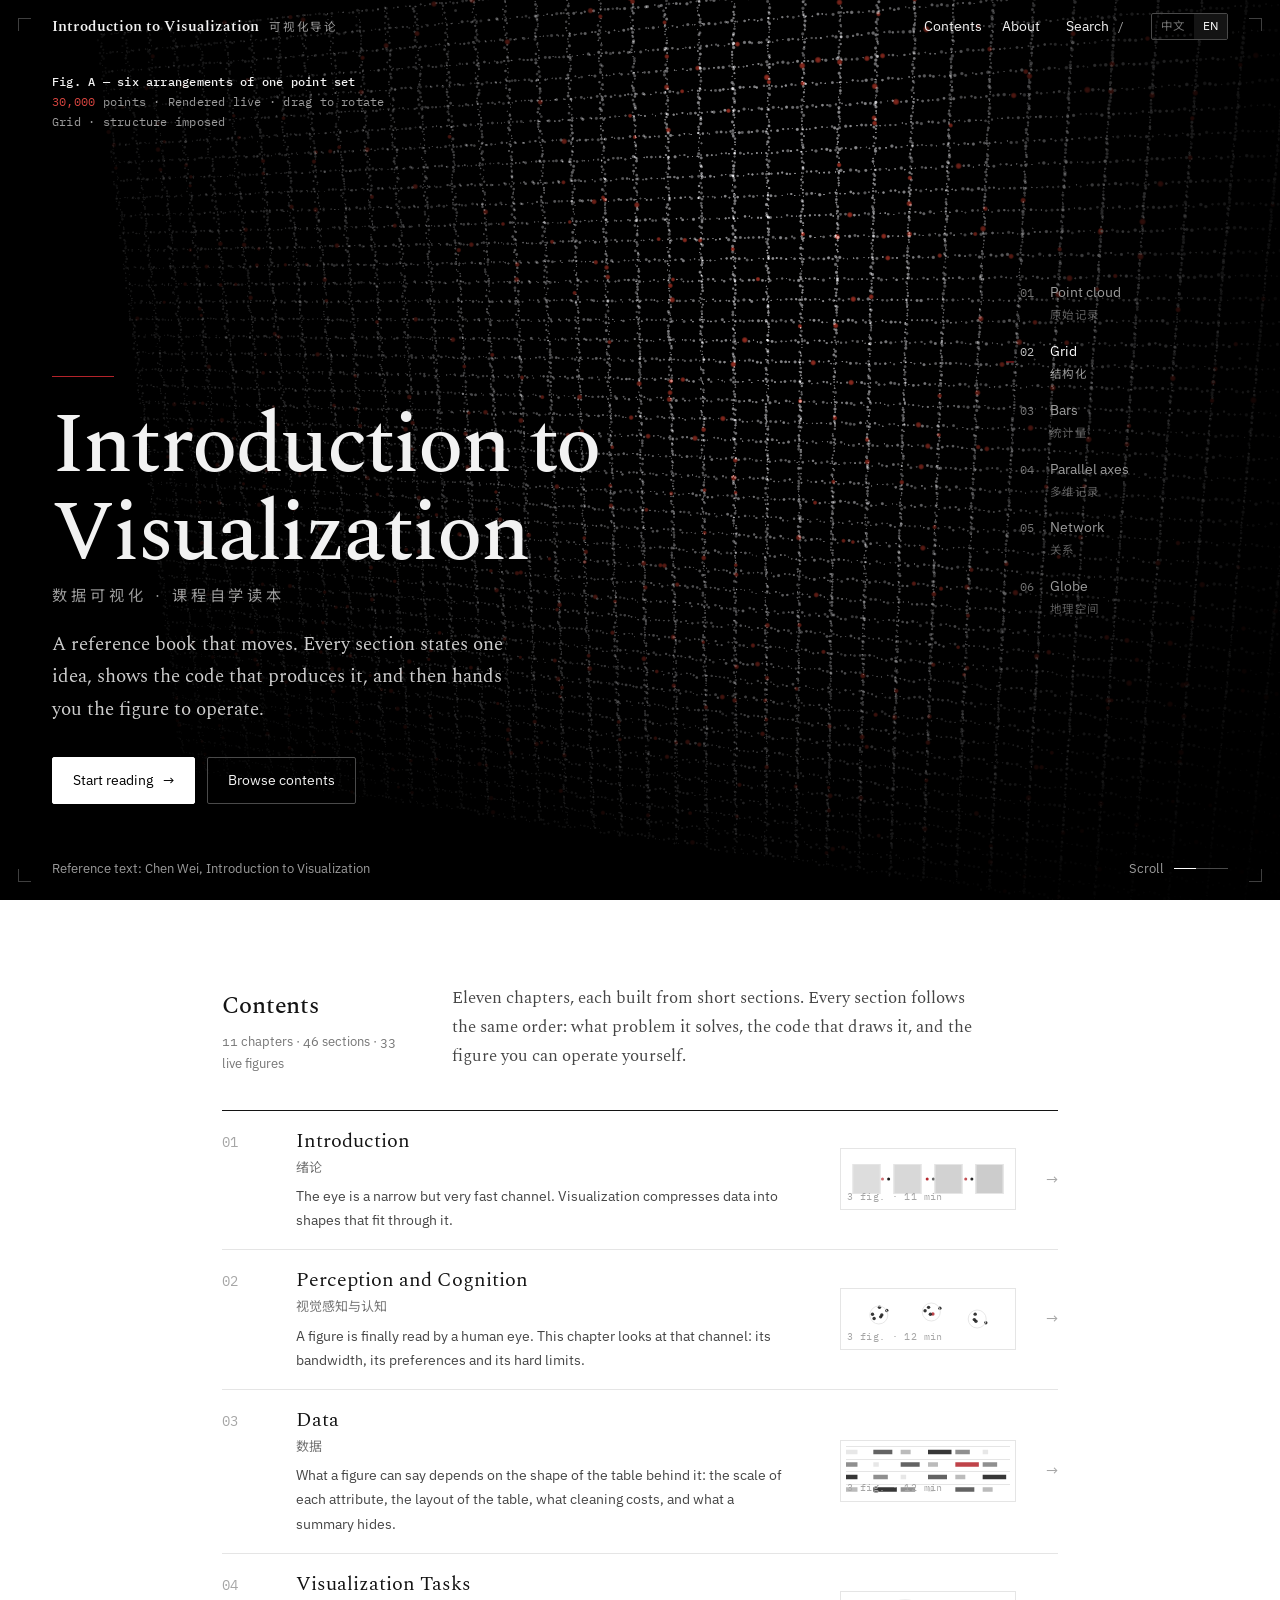
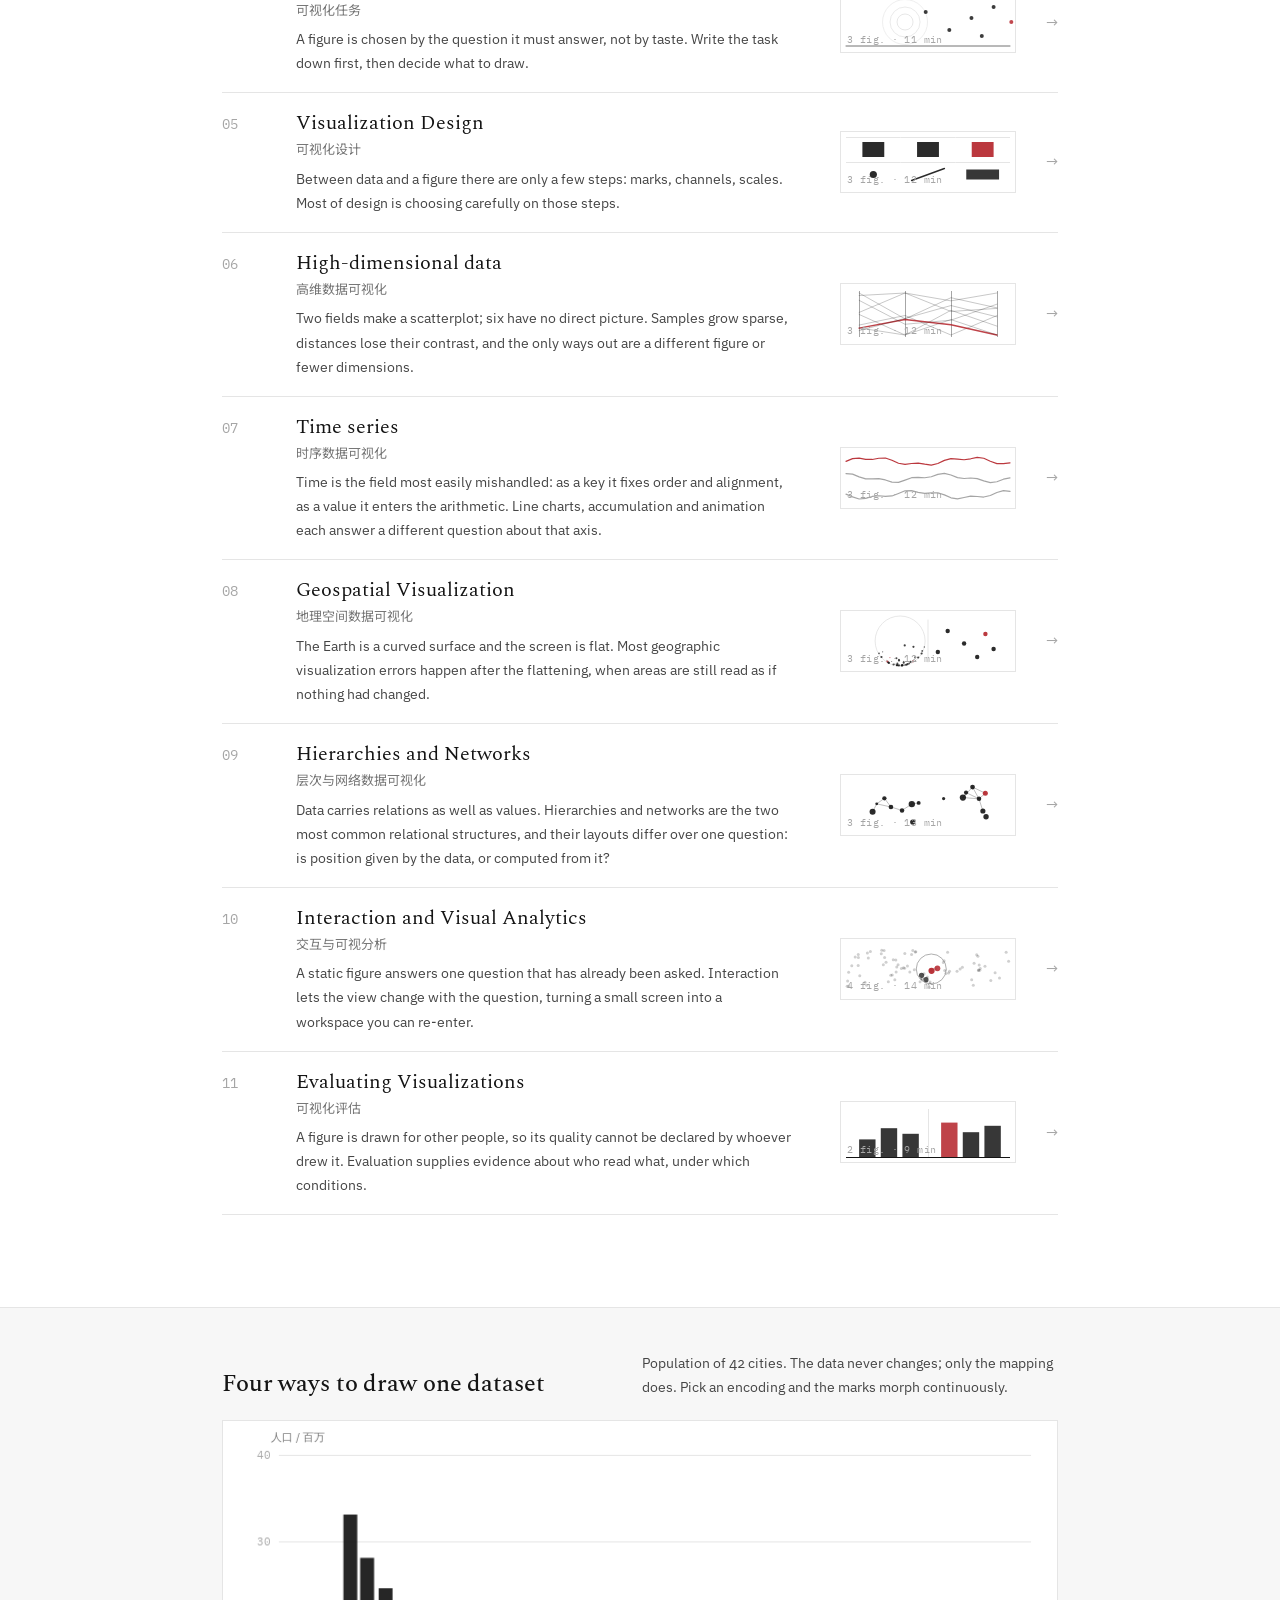
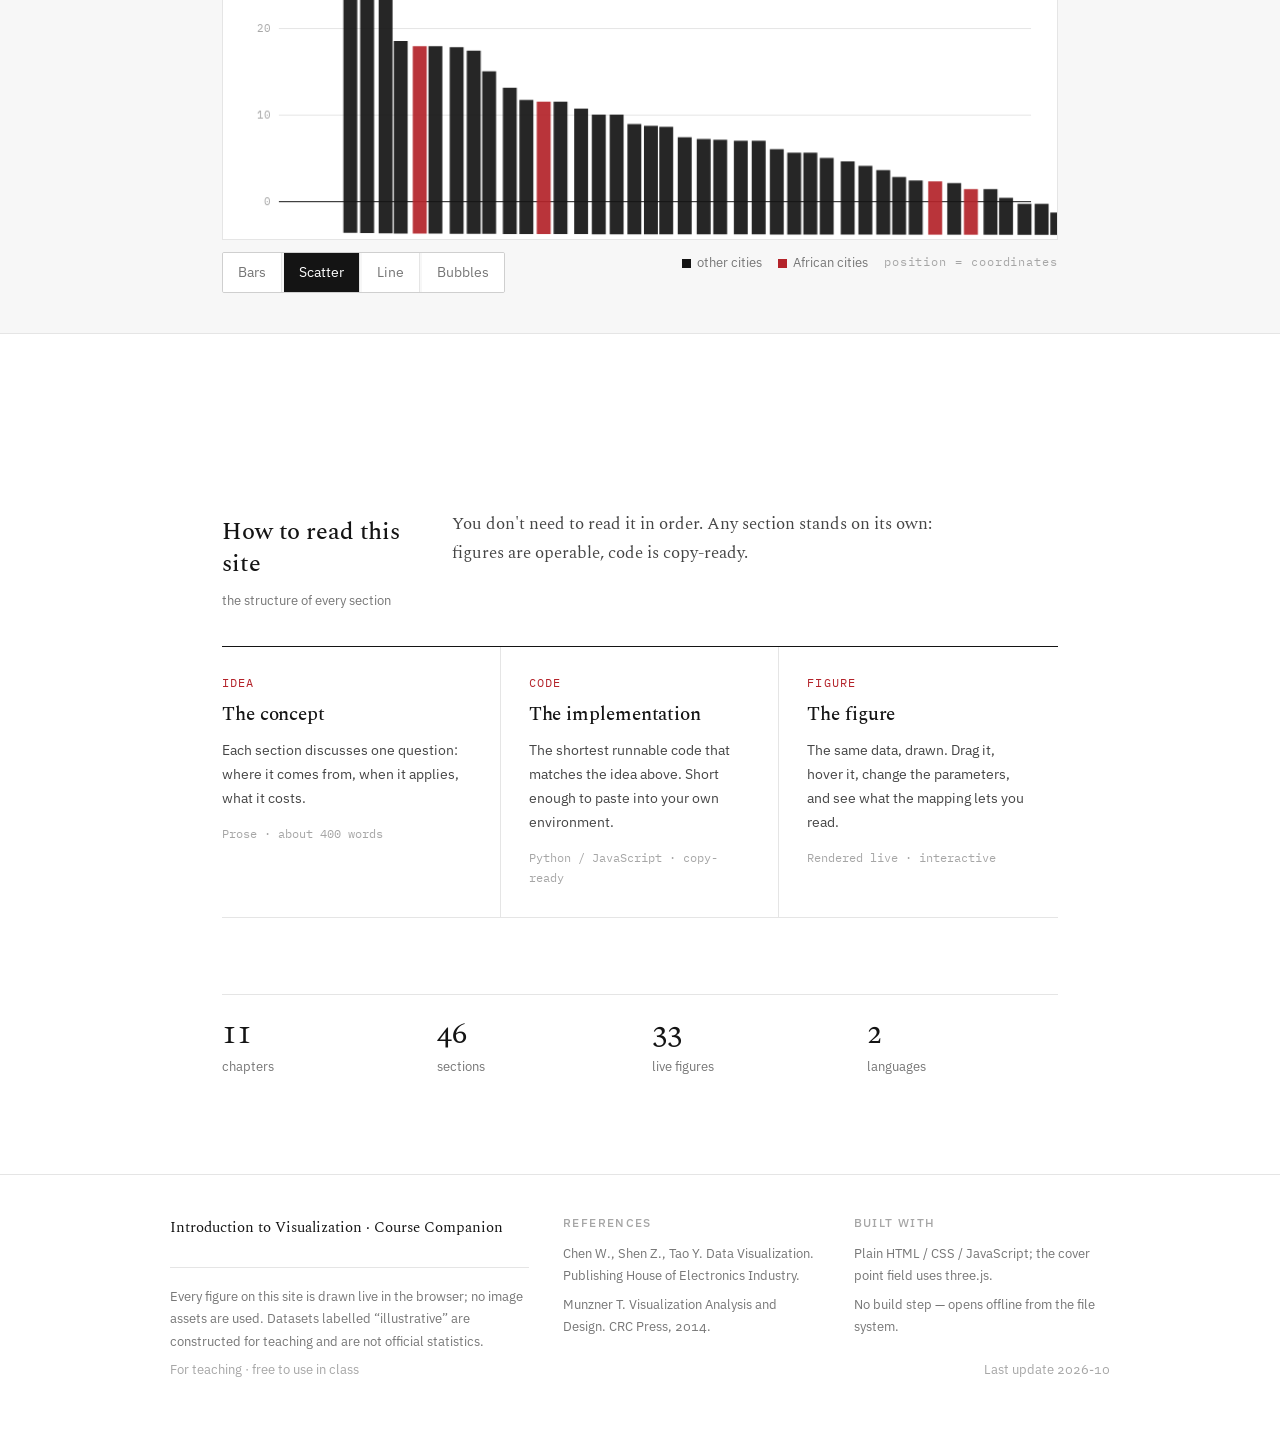
<file: index.html>
<!DOCTYPE html>
<html lang="zh">
<head>
<meta charset="utf-8">
<meta name="viewport" content="width=device-width, initial-scale=1">
<title>可视化导论 · 课程实践学习网站</title>
<meta name="description" content="《可视化导论》课程实践学习网站：按章组织知识、代码与可交互图形，支持中英文切换，适合学生对照自学。">
<meta name="theme-color" content="#000000">
<link rel="icon" href="data:image/svg+xml,%3Csvg xmlns='http://www.w3.org/2000/svg' viewBox='0 0 32 32'%3E%3Crect width='32' height='32' fill='%23000'/%3E%3Cpath d='M6 23 L12 11 L18 23 L24 11' stroke='%23fff' fill='none' stroke-width='2'/%3E%3Ccircle cx='12' cy='11' r='2.4' fill='%23b4232a'/%3E%3C/svg%3E">
<link rel="preconnect" href="https://fonts.googleapis.com">
<link rel="preconnect" href="https://fonts.gstatic.com" crossorigin>
<link rel="stylesheet" media="print" onload="this.media='all'"
      href="https://fonts.googleapis.com/css2?family=IBM+Plex+Mono:wght@400;500&family=IBM+Plex+Sans:wght@400;500;600&family=Noto+Sans+SC:wght@400;500&family=Noto+Serif+SC:wght@400;600&family=Spectral:wght@400;500;600&display=swap">
<link rel="stylesheet" href="css/tokens.css">
<link rel="stylesheet" href="css/base.css">
<link rel="stylesheet" href="css/cover.css">
<link rel="stylesheet" href="css/home.css">
<link rel="stylesheet" href="css/book.css">
<link rel="stylesheet" href="css/figures.css">
</head>
<body>
<a class="skip-link" href="#main" data-i18n="a11y.skip">跳到正文</a>
<div class="progress" id="progress" aria-hidden="true"></div>

<header class="bar" id="bar">
  <a class="bar-mark" href="#/">
    <b data-i18n="brand.main">可视化导论</b>
    <span class="bar-mark-quiet" data-i18n="brand.alt">Introduction to Visualization</span>
  </a>
  <span class="bar-spacer"></span>
  <nav class="bar-nav">
    <a class="bar-link" href="#/" data-i18n="nav.contents">目录</a>
    <a class="bar-link bar-link-hide-sm" href="#/notes" data-i18n="nav.notes">课程说明</a>
    <button class="bar-link bar-link-hide-sm" type="button" id="search-open" aria-keyshortcuts="/">
      <span data-i18n="nav.search">检索</span>
      <kbd class="mono-label" style="margin-left:5px">/</kbd>
    </button>
    <div class="lang-toggle" role="group" aria-label="Language">
      <button type="button" data-lang="zh" aria-pressed="true">中文</button>
      <button type="button" data-lang="en" aria-pressed="false">EN</button>
    </div>
  </nav>
</header>

<main id="main">
  <!-- ============================ 首页 ============================ -->
  <section class="view is-on" id="view-home" data-view="home">

    <header class="cover" id="cover">
      <canvas class="cover-canvas" id="cover-canvas" aria-hidden="true"></canvas>
      <div class="cover-veil" aria-hidden="true"></div>
      <div class="cover-marks" aria-hidden="true"><span></span><span></span><span></span><span></span></div>

      <p class="cover-fig" id="cover-fig"></p>

      <nav class="cover-stages" id="cover-stages" aria-label="Data states"></nav>

      <div class="cover-inner">
        <div class="cover-rule" aria-hidden="true"></div>
        <h1 class="cover-title" id="cover-title"></h1>
        <span class="cover-title-en" id="cover-title-en"></span>
        <p class="cover-sub" data-i18n="cover.sub"></p>
        <div class="cover-actions">
          <a class="btn btn-solid" href="#/ch/01">
            <span data-i18n="cover.enter">开始阅读</span><span class="arw" aria-hidden="true">→</span>
          </a>
          <a class="btn" href="#contents">
            <span data-i18n="cover.toc">浏览目录</span>
          </a>
        </div>
      </div>

      <div class="cover-foot">
        <span class="credit" data-i18n="cover.credit"></span>
        <a class="scroll-cue" href="#contents">
          <span data-i18n="cover.scroll">向下滚动</span><span class="track" aria-hidden="true"></span>
        </a>
      </div>
    </header>

    <div class="page" id="contents">
      <div class="masthead">
        <div class="masthead-l">
          <h2 class="sec-title" data-i18n="contents.title">目录</h2>
          <span class="sec-note" id="contents-note"></span>
        </div>
        <p class="sec-lead" data-i18n="contents.lead"></p>
      </div>
      <nav class="toc" id="toc" aria-label="Contents"></nav>
    </div>

    <section class="demo" id="demo-sec">
      <div class="demo-inner">
        <div class="demo-head">
          <div>
            <h2 class="demo-title" data-i18n="demo.title"></h2>
          </div>
          <p class="demo-desc" data-i18n="demo.desc"></p>
        </div>
        <div class="demo-frame">
          <canvas id="demo-canvas"></canvas>
        </div>
        <div class="demo-foot">
          <div class="demo-tabs" id="demo-tabs" role="group" aria-label="Encodings"></div>
          <div class="demo-legend" id="demo-legend"></div>
        </div>
      </div>
    </section>

    <div class="page">
      <section class="how">
        <div class="masthead">
          <div class="masthead-l">
            <h2 class="sec-title" data-i18n="how.title"></h2>
            <span class="sec-note" data-i18n="how.note"></span>
          </div>
          <p class="sec-lead" data-i18n="how.lead"></p>
        </div>
        <div class="how-grid">
          <div class="how-cell">
            <div class="how-kind" data-i18n="how.1.kind"></div>
            <h3 data-i18n="how.1.t"></h3>
            <p data-i18n="how.1.d"></p>
            <div class="how-mark" data-i18n="how.1.m"></div>
          </div>
          <div class="how-cell">
            <div class="how-kind" data-i18n="how.2.kind"></div>
            <h3 data-i18n="how.2.t"></h3>
            <p data-i18n="how.2.d"></p>
            <div class="how-mark" data-i18n="how.2.m"></div>
          </div>
          <div class="how-cell">
            <div class="how-kind" data-i18n="how.3.kind"></div>
            <h3 data-i18n="how.3.t"></h3>
            <p data-i18n="how.3.d"></p>
            <div class="how-mark" data-i18n="how.3.m"></div>
          </div>
        </div>
        <div class="facts" id="facts"></div>
      </section>
    </div>
  </section>

  <!-- ============================ 章节页 ============================ -->
  <section class="view" id="view-chapter" data-view="chapter">
    <div class="book">
      <aside class="rail" id="rail"></aside>
      <article class="prose" id="chapter-body"></article>
    </div>
  </section>

  <!-- ============================ 课程说明 ============================ -->
  <section class="view" id="view-notes" data-view="notes">
    <div class="book">
      <aside class="rail" id="rail-notes"></aside>
      <article class="prose" id="notes-body"></article>
    </div>
  </section>
</main>

<footer class="foot">
  <div class="foot-inner">
    <div>
      <div class="foot-mark" data-i18n="foot.mark"></div>
      <div class="foot-rule"></div>
      <p data-i18n="foot.about"></p>
    </div>
    <div>
      <h4 data-i18n="foot.ref"></h4>
      <p data-i18n="foot.ref1"></p>
      <p data-i18n="foot.ref2"></p>
    </div>
    <div>
      <h4 data-i18n="foot.stack"></h4>
      <p data-i18n="foot.stack1"></p>
      <p data-i18n="foot.stack2"></p>
    </div>
  </div>
  <div class="foot-fine" style="max-width:var(--wide);margin:0 auto">
    <span data-i18n="foot.fine1"></span>
    <span id="foot-fine2"></span>
  </div>
</footer>

<div class="search" id="search" role="dialog" aria-modal="true" aria-label="Search">
  <div class="search-box">
    <input class="search-input" id="search-input" type="search" autocomplete="off" spellcheck="false">
    <div class="search-meta" id="search-meta"></div>
    <div class="search-list" id="search-list"></div>
  </div>
</div>

<script src="vendor/three.min.js" defer></script>
<script src="data/land.js" defer></script>
<script src="js/kit.js" defer></script>
<script src="js/i18n.js" defer></script>
<script src="js/figures/thumbs.js" defer></script>
<script src="js/figures/overview.js" defer></script>
<script src="js/figures/perception.js" defer></script>
<script src="js/figures/data.js" defer></script>
<script src="js/figures/tasks.js" defer></script>
<script src="js/figures/design.js" defer></script>
<script src="js/figures/highdim.js" defer></script>
<script src="js/figures/time.js" defer></script>
<script src="js/figures/geo.js" defer></script>
<script src="js/figures/network.js" defer></script>
<script src="js/figures/interaction.js" defer></script>
<script src="js/figures/evaluation.js" defer></script>
<script src="js/content/ch01.js" defer></script>
<script src="js/content/ch02.js" defer></script>
<script src="js/content/ch03.js" defer></script>
<script src="js/content/ch04.js" defer></script>
<script src="js/content/ch05.js" defer></script>
<script src="js/content/ch06.js" defer></script>
<script src="js/content/ch07.js" defer></script>
<script src="js/content/ch08.js" defer></script>
<script src="js/content/ch09.js" defer></script>
<script src="js/content/ch10.js" defer></script>
<script src="js/content/ch11.js" defer></script>
<script src="js/notes.js" defer></script>
<script src="js/hero.js" defer></script>
<script src="js/demo.js" defer></script>
<script src="js/app.js" defer></script>
</body>
</html>
</file>
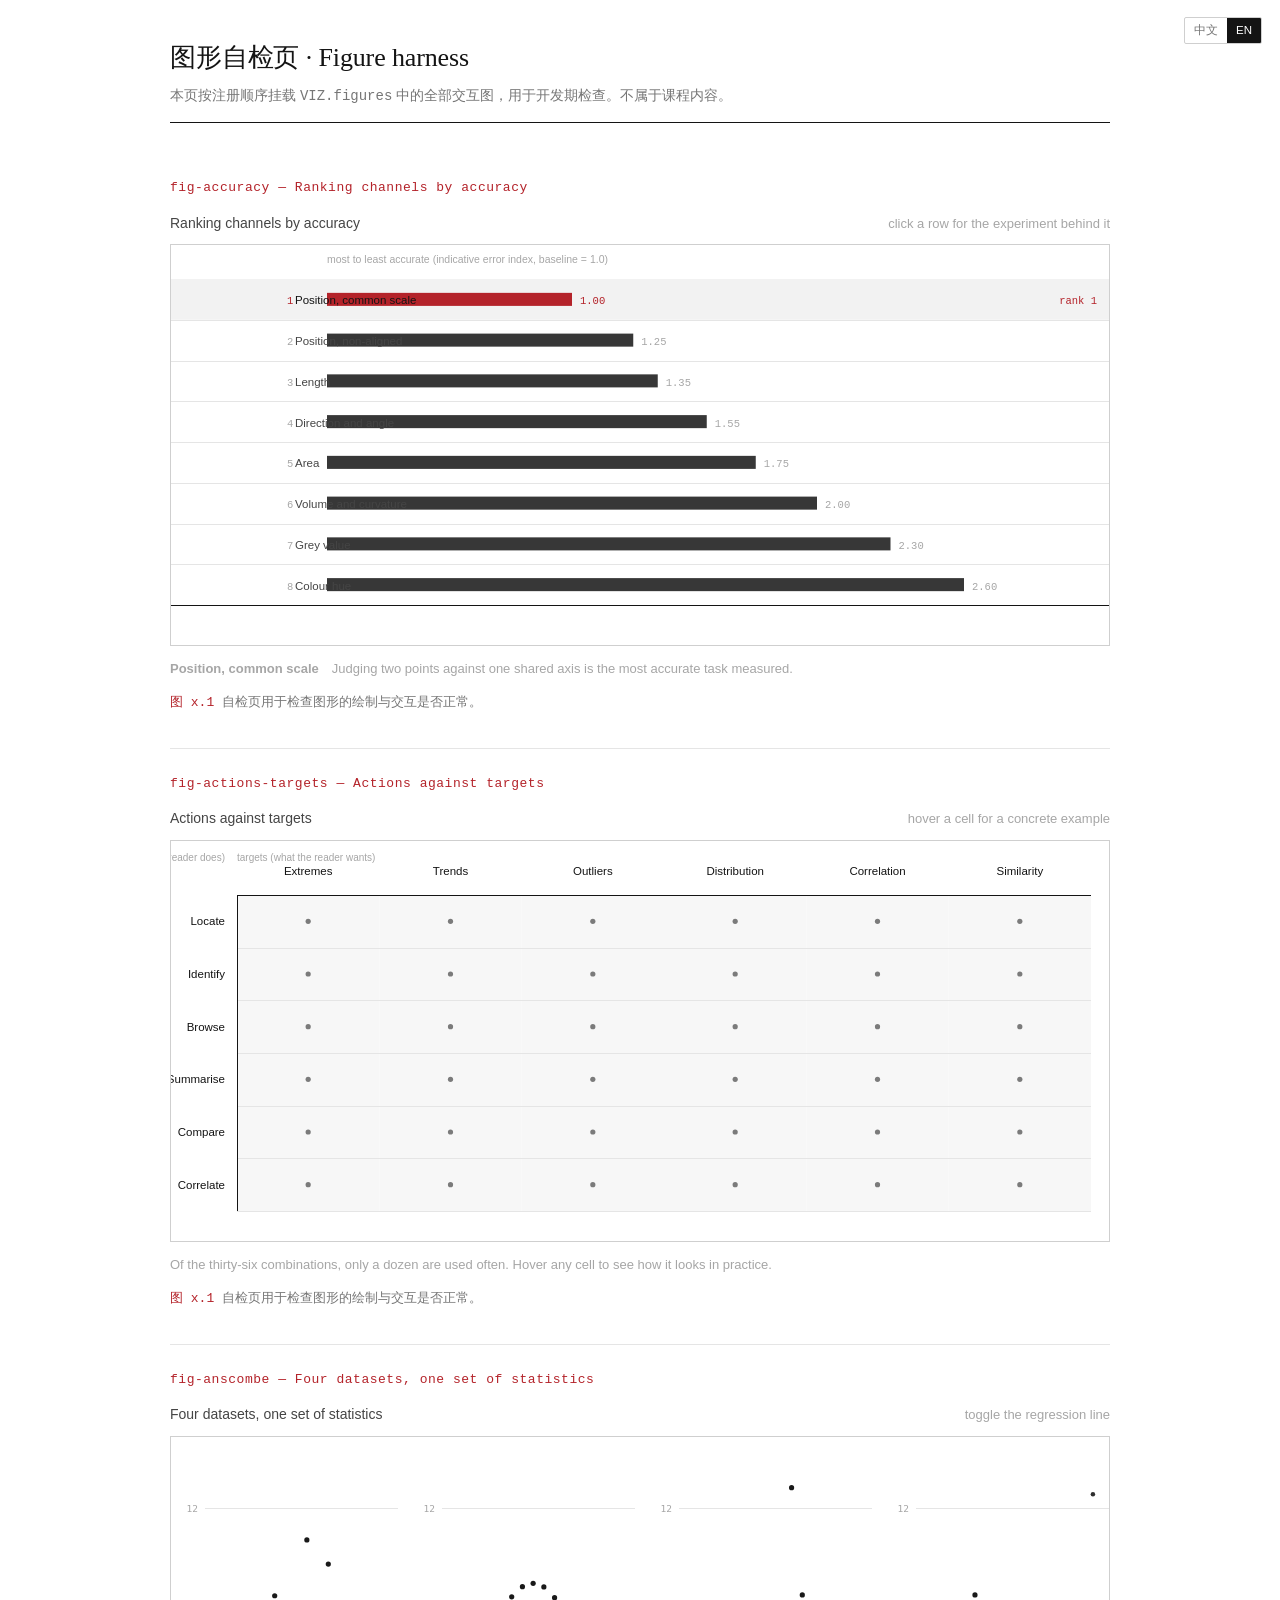
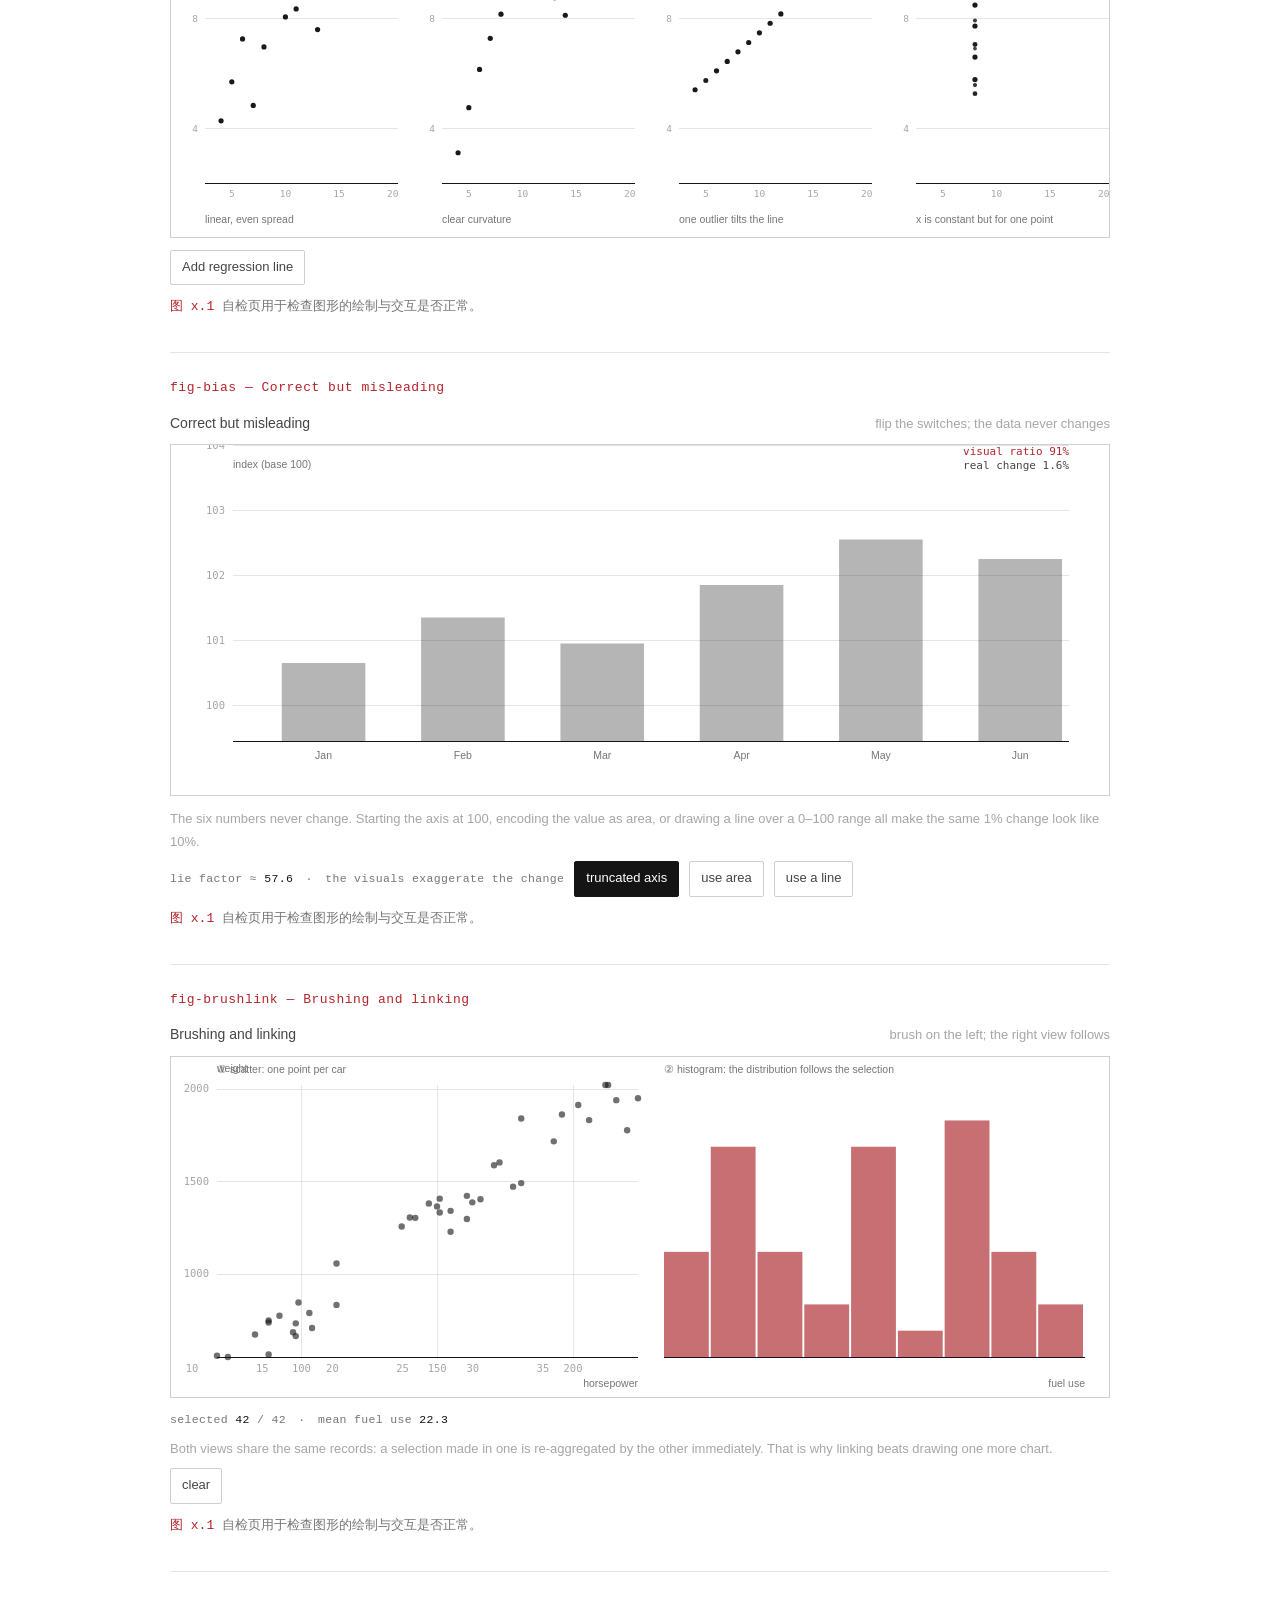
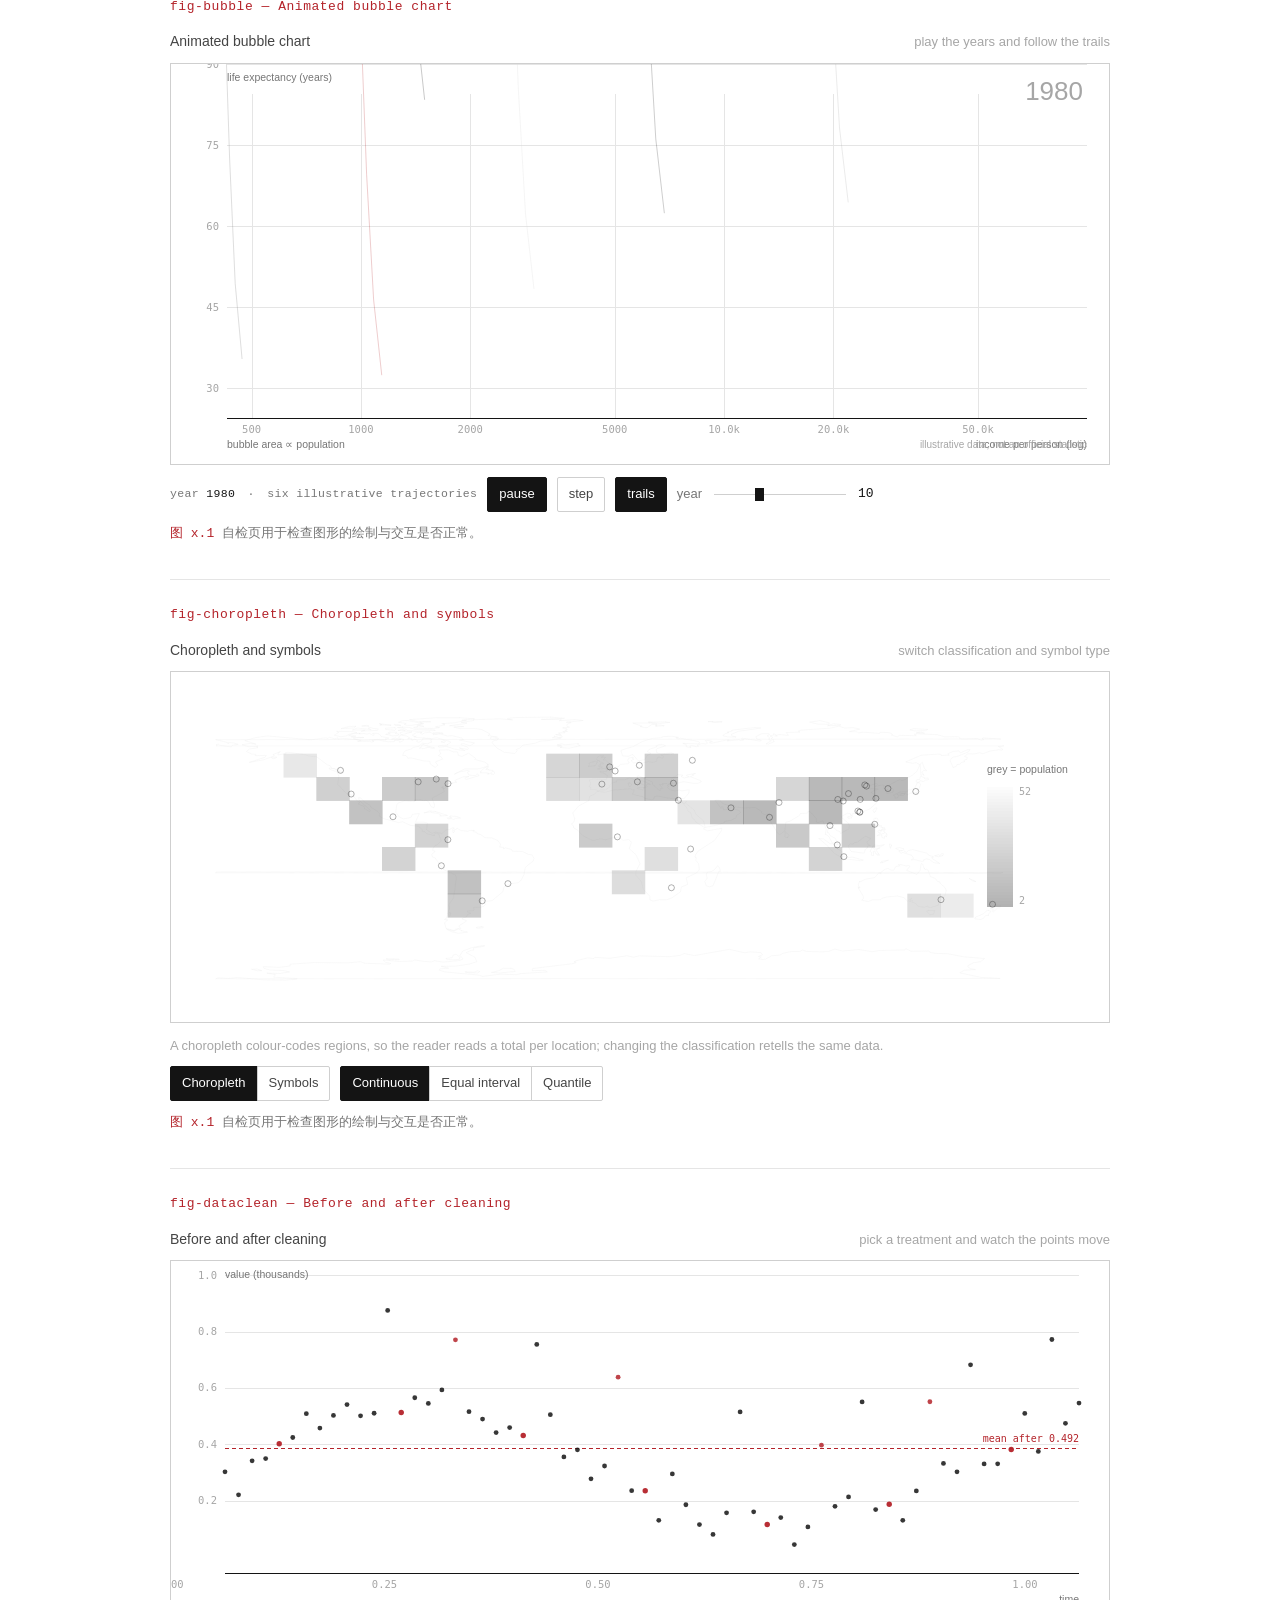
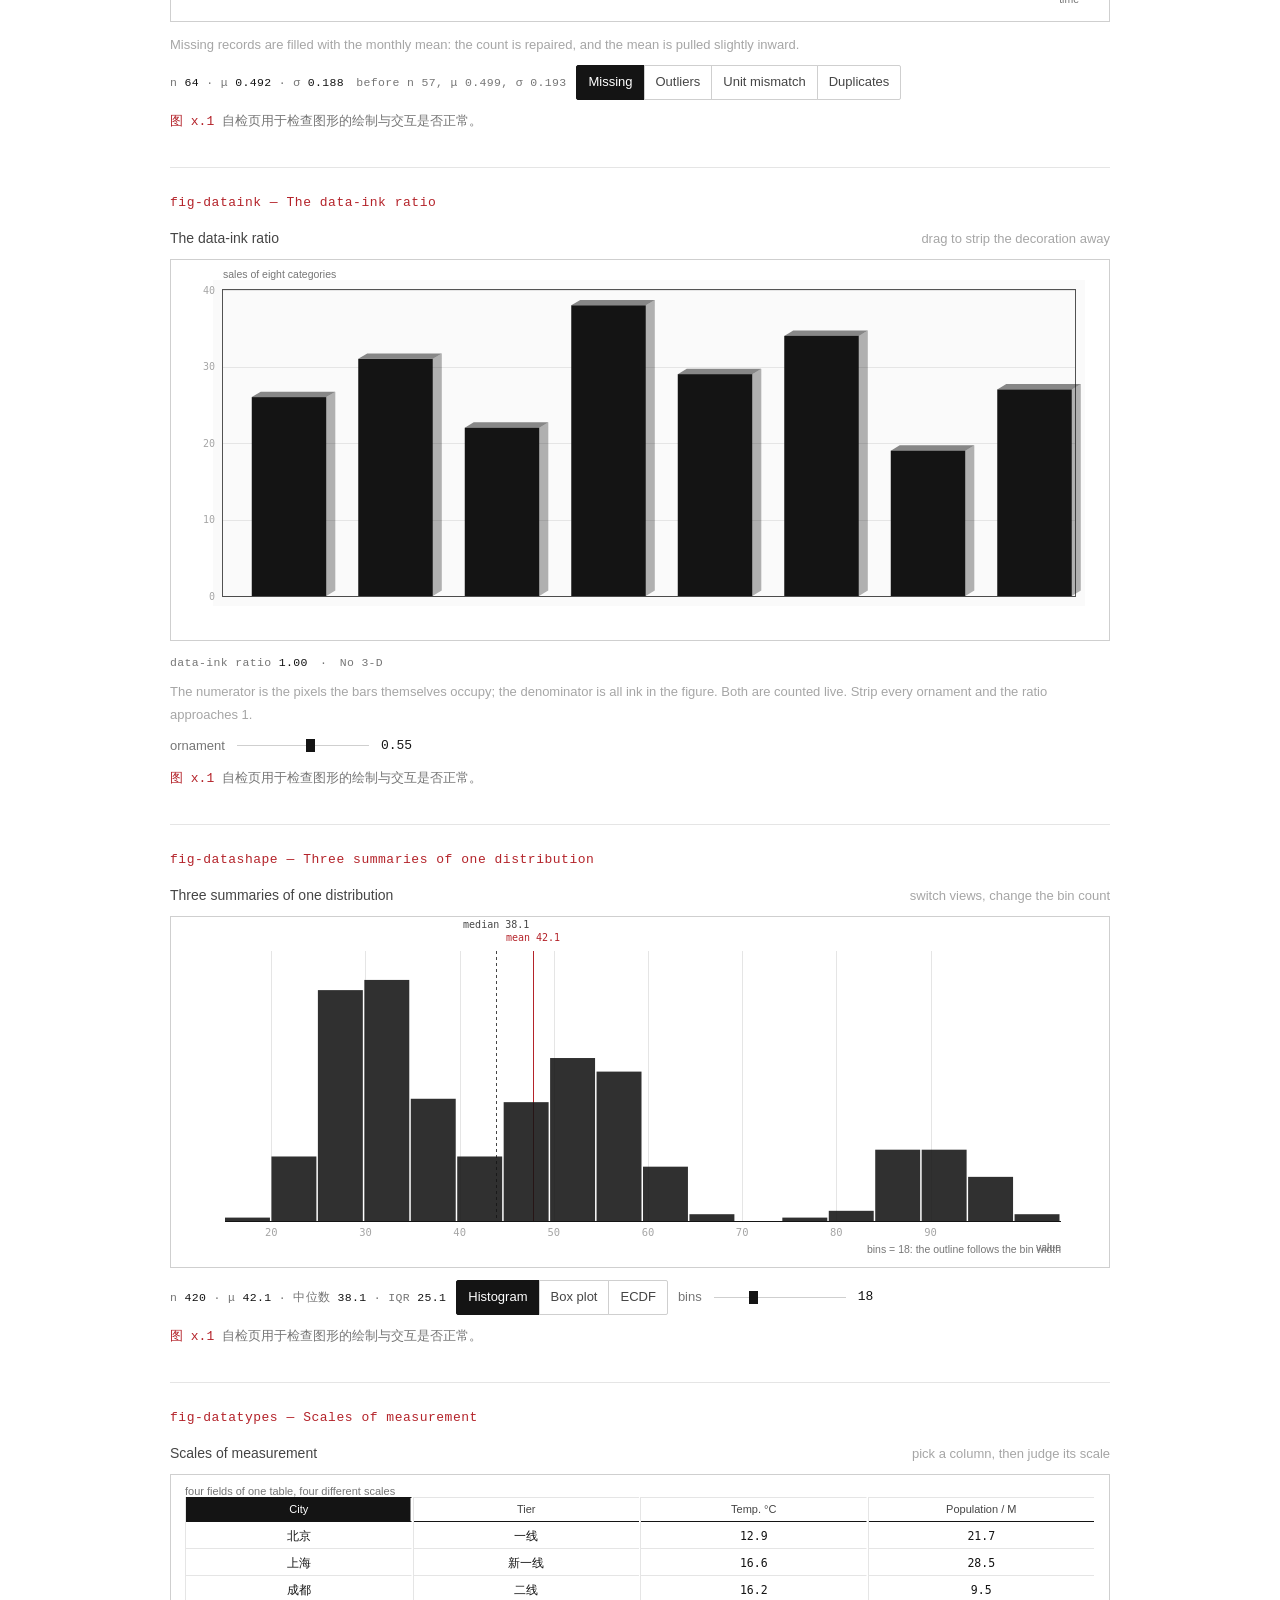
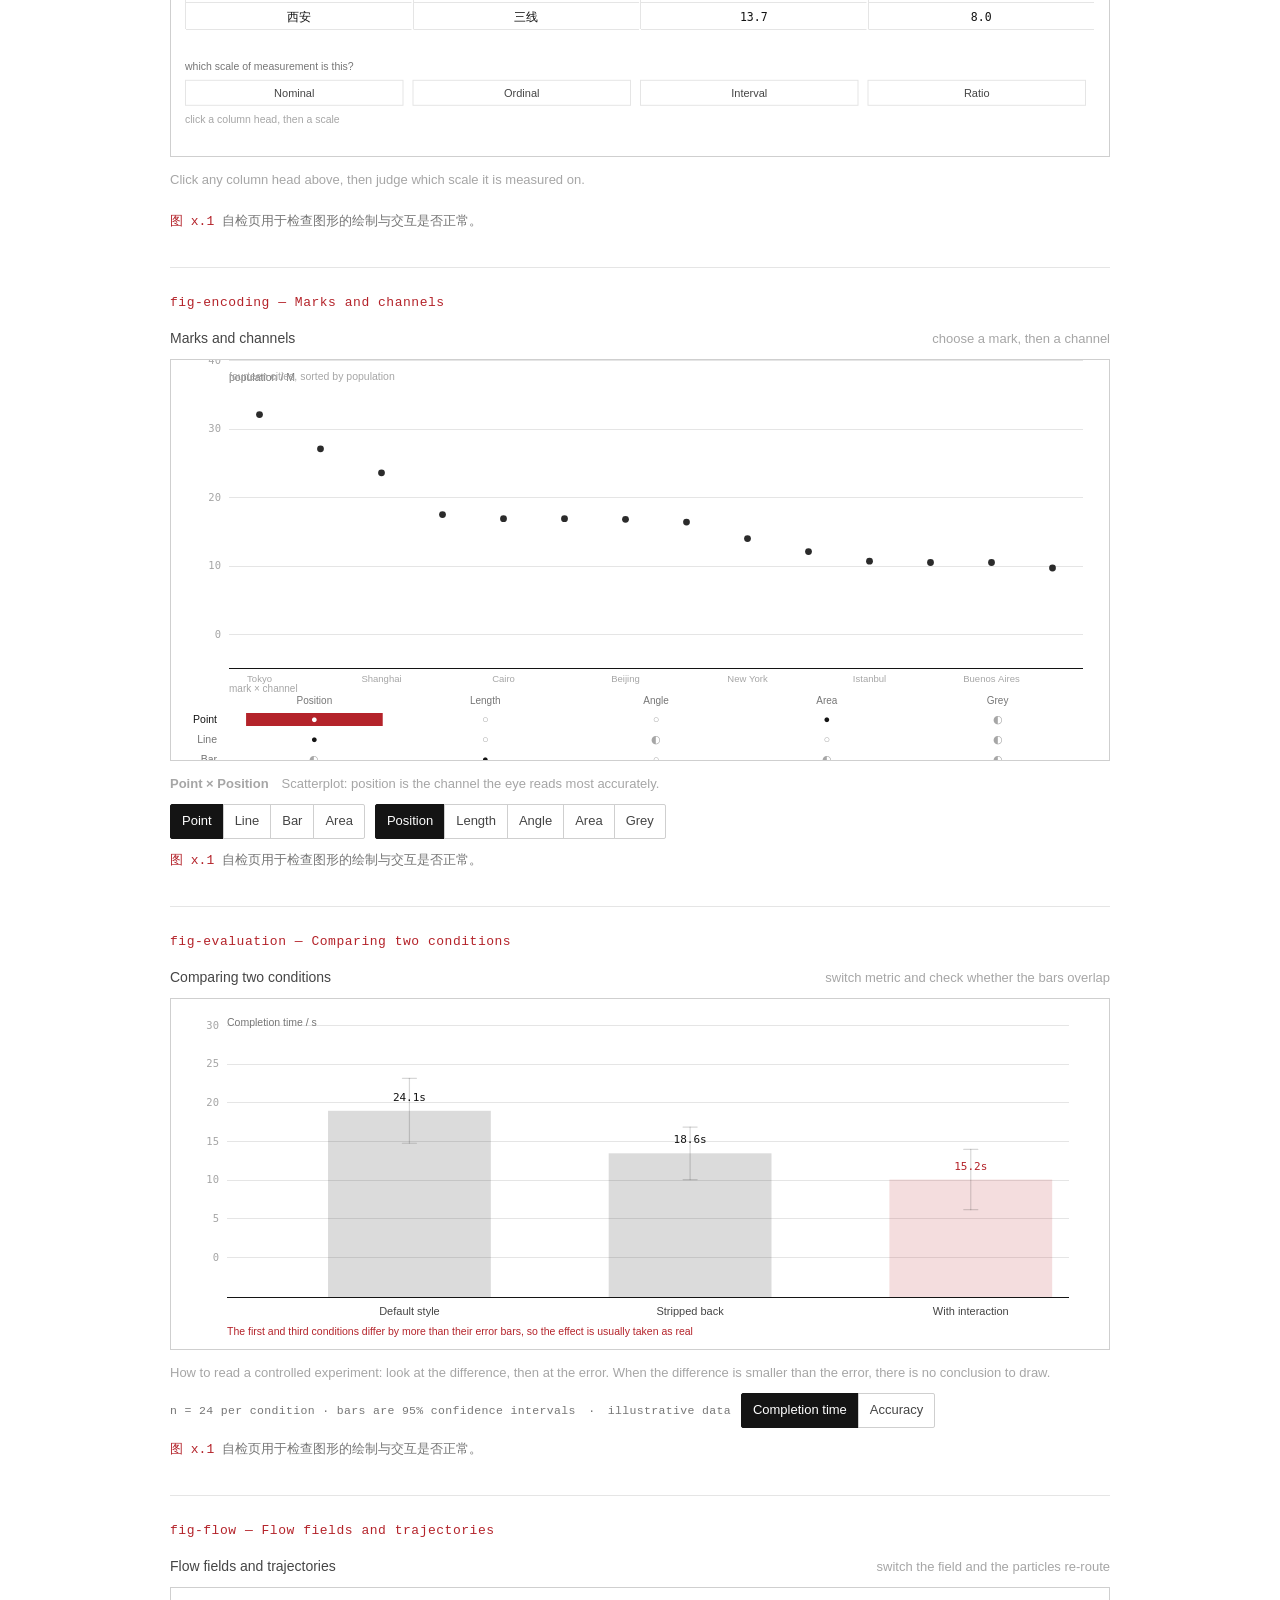
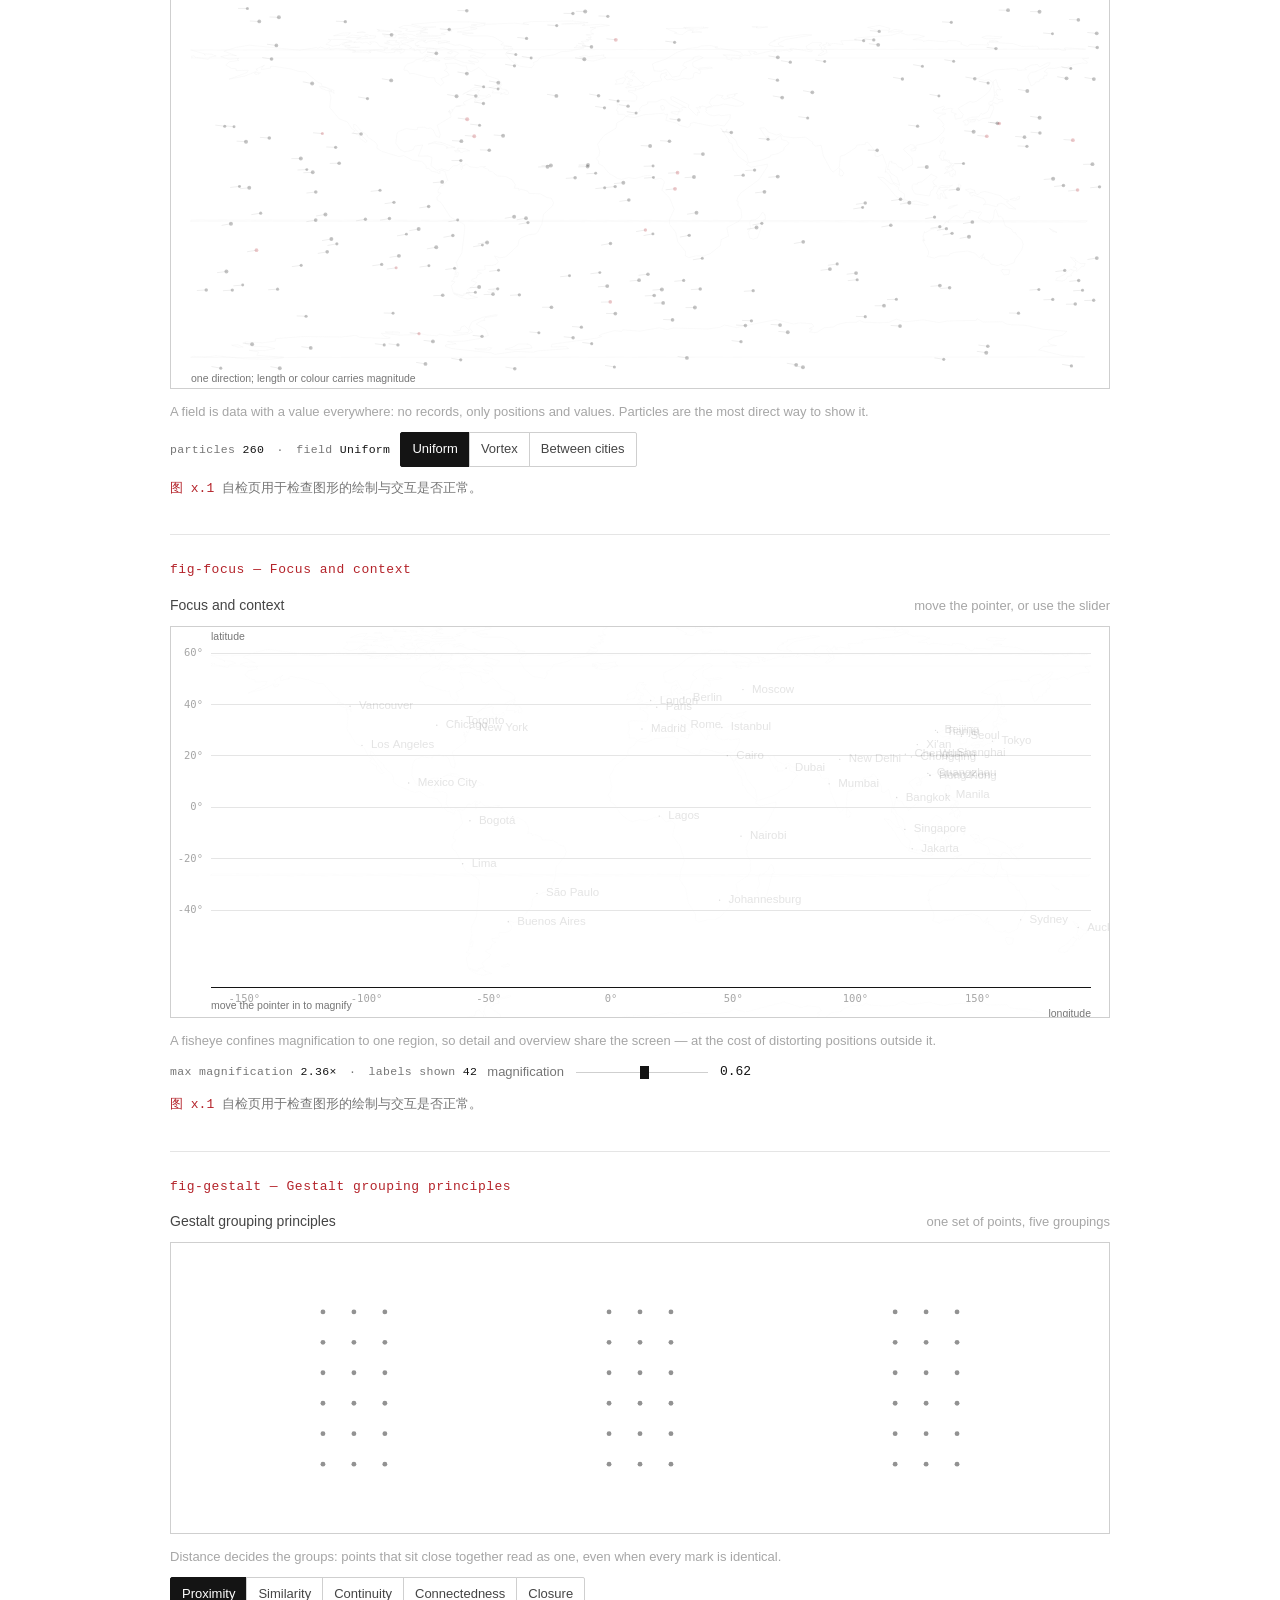
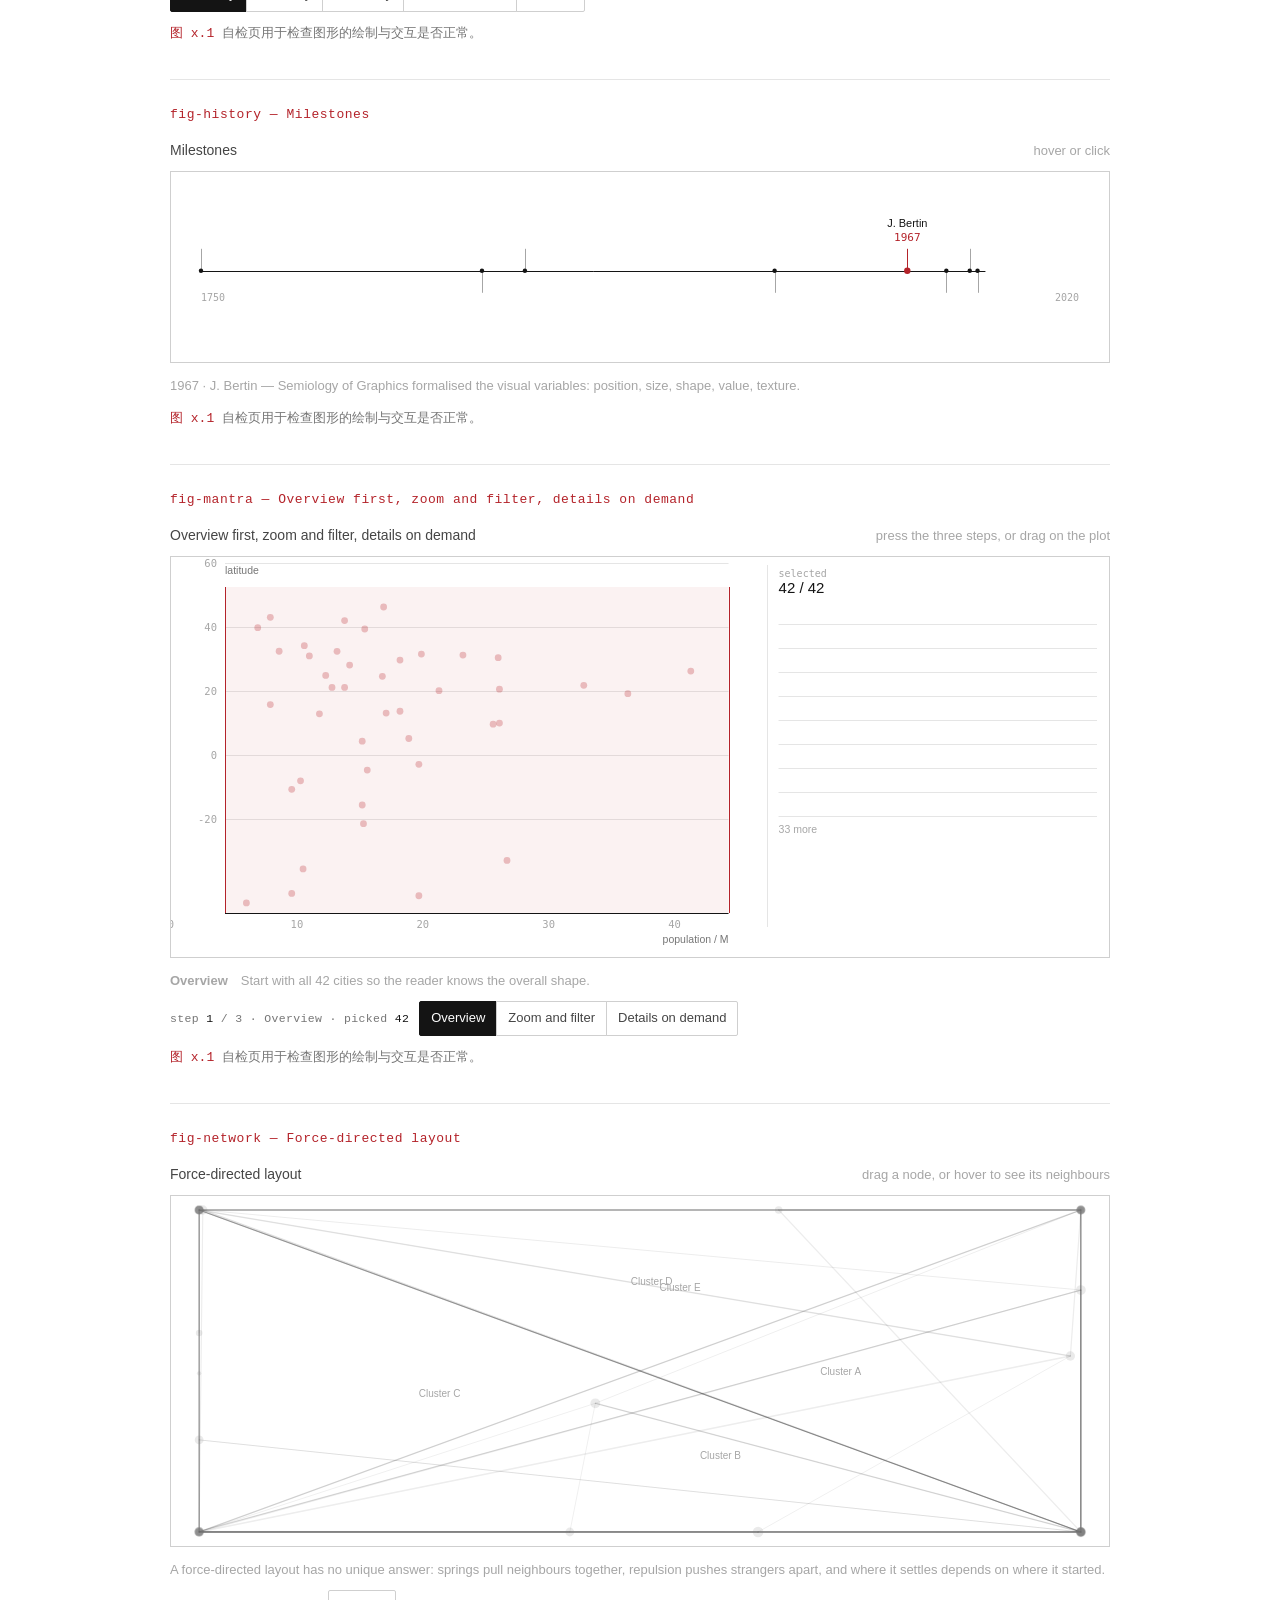
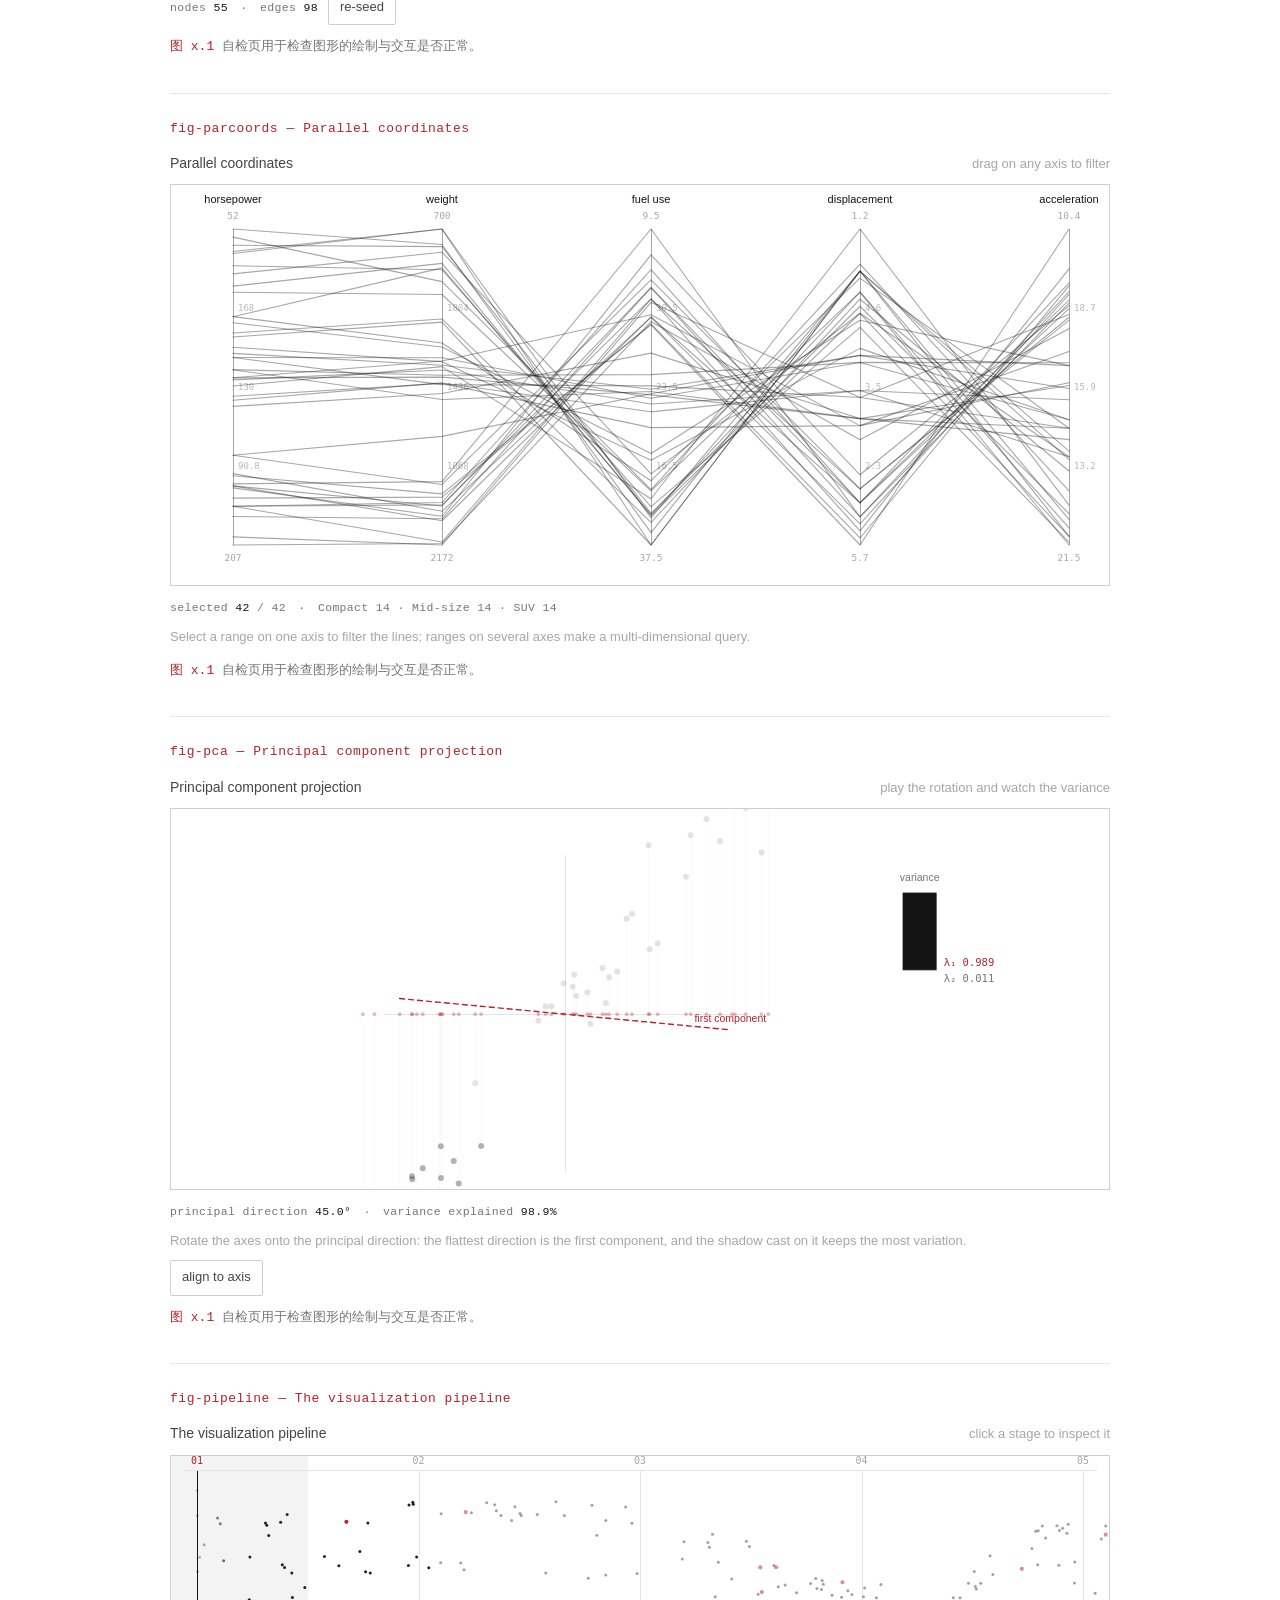
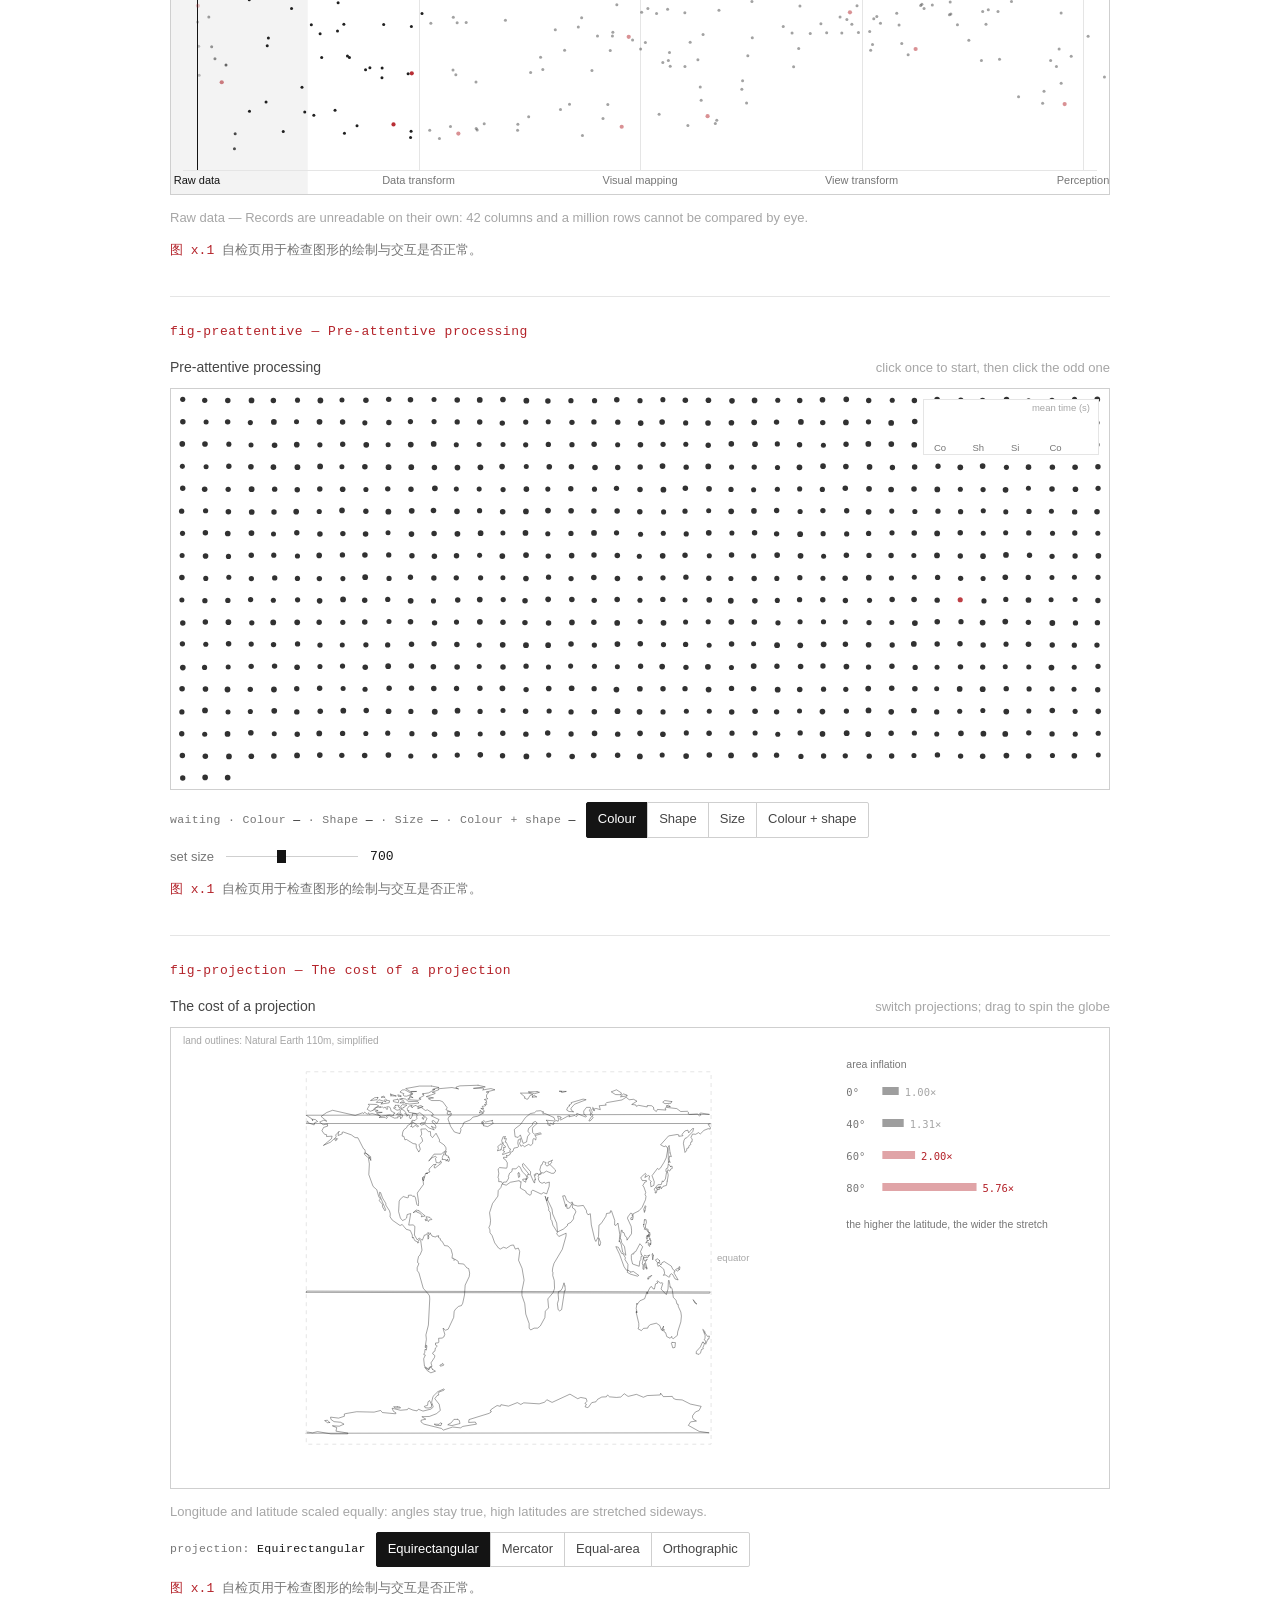
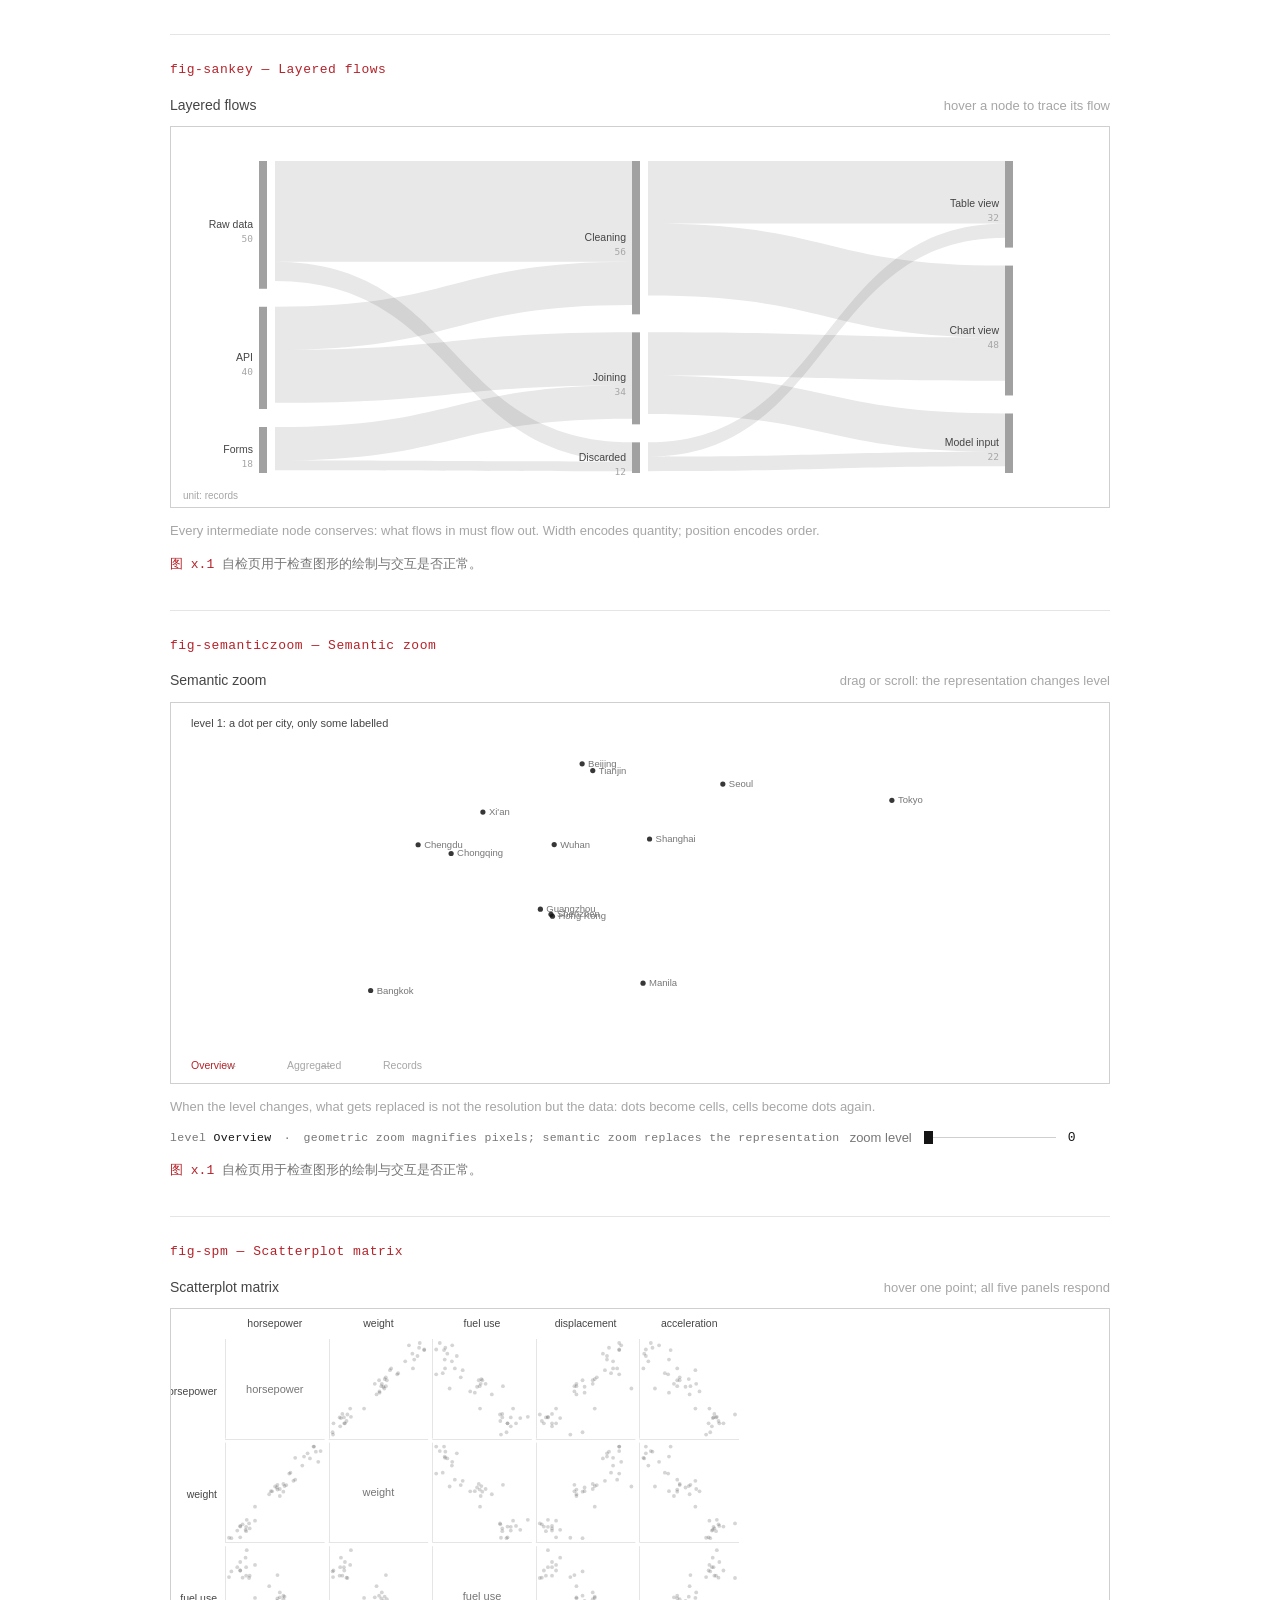
<file: dev-figures.html>
<!DOCTYPE html>
<html lang="zh">
<head>
<meta charset="utf-8">
<meta name="viewport" content="width=device-width, initial-scale=1">
<title>图形自检 / Figure harness — 可视化导论</title>
<link rel="stylesheet" href="css/tokens.css">
<link rel="stylesheet" href="css/base.css">
<link rel="stylesheet" href="css/figures.css">
<style>
  body { padding: 40px var(--page-pad) 80px; }
  .dev-head { max-width: var(--wide); margin: 0 auto 30px; border-bottom: 1px solid var(--ink); padding-bottom: 14px; }
  .dev-head h1 { font-size: 26px; margin-bottom: 8px; }
  .dev-head p { font-family: var(--sans); font-size: var(--fs-small); color: var(--ink-3); margin: 0; }
  .dev-list { max-width: var(--wide); margin: 0 auto; }
  .dev-item { padding: 26px 0 34px; border-bottom: 1px solid var(--rule); }
  .dev-item > h2 { font-family: var(--mono); font-size: 13px; color: var(--spot); margin-bottom: 14px; letter-spacing: .04em; }
  .dev-item .fig { margin: 0; }
  .dev-item .fig-cap { color: var(--ink-3); }
  .dev-switch { position: fixed; right: 18px; top: 14px; z-index: 20; }
</style>
</head>
<body>
<div class="dev-head">
  <h1>图形自检页 · Figure harness</h1>
  <p>本页按注册顺序挂载 <code>VIZ.figures</code> 中的全部交互图，用于开发期检查。不属于课程内容。</p>
</div>
<div class="dev-list" id="dev-list"></div>
<div class="dev-switch"><span class="lang-toggle"><button data-lang="zh" aria-pressed="true">中文</button><button data-lang="en" aria-pressed="false">EN</button></span></div>

<script src="data/land.js"></script>
<script src="js/kit.js"></script>
<script src="js/figures/thumbs.js"></script>
<script src="js/i18n.js"></script>
<script src="js/content/ch01.js"></script>
<script src="js/content/ch02.js"></script>
<script src="js/content/ch03.js"></script>
<script src="js/content/ch04.js"></script>
<script src="js/content/ch05.js"></script>
<script src="js/content/ch06.js"></script>
<script src="js/content/ch07.js"></script>
<script src="js/content/ch08.js"></script>
<script src="js/content/ch09.js"></script>
<script src="js/content/ch10.js"></script>
<script src="js/content/ch11.js"></script>
<script src="js/figures/overview.js"></script>
<script src="js/figures/perception.js"></script>
<script src="js/figures/data.js"></script>
<script src="js/figures/tasks.js"></script>
<script src="js/figures/design.js"></script>
<script src="js/figures/highdim.js"></script>
<script src="js/figures/time.js"></script>
<script src="js/figures/geo.js"></script>
<script src="js/figures/network.js"></script>
<script src="js/figures/interaction.js"></script>
<script src="js/figures/evaluation.js"></script>
<script>
(function () {
  var VIZ = window.VIZ, I = VIZ.i18n, K = VIZ.kit;
  var mounted = [];
  function el(t, c, h) { var e = document.createElement(t); if (c) e.className = c; if (h != null) e.innerHTML = h; return e; }
  function render() {
    mounted.forEach(function (m) { try { m.inst && m.inst.destroy && m.inst.destroy(); } catch (e) { } });
    mounted = [];
    var host = document.getElementById('dev-list');
    host.innerHTML = '';
    Object.keys(VIZ.figures).sort().forEach(function (id) {
      var f = VIZ.figures[id];
      var wrap = el('div', 'dev-item');
      wrap.appendChild(el('h2', null, id + ' — ' + (f[I.lang] || f.zh || '')));
      var fig = el('figure', 'fig');
      var top = el('div', 'fig-top');
      top.appendChild(el('span', 'fig-name', K.esc(f[I.lang] || f.zh || '')));
      if (f.hint) top.appendChild(el('span', 'fig-hint', K.esc(f.hint[I.lang] || f.hint.zh)));
      fig.appendChild(top);
      var body = el('div', 'fig-body');
      fig.appendChild(body);
      fig.appendChild(el('figcaption', 'fig-cap', '<span class="cap-n">图 x.1</span>自检页用于检查图形的绘制与交互是否正常。'));
      wrap.appendChild(fig);
      host.appendChild(wrap);
      var inst = null;
      try { inst = f.mount(body, { lang: I.lang, kit: K }); }
      catch (e) { body.appendChild(el('div', 'kit-hint', 'figure error: ' + e.message)); console.error(id, e); }
      mounted.push({ id: id, inst: inst });
    });
    document.documentElement.lang = I.lang;
  }
  document.querySelectorAll('.lang-toggle button').forEach(function (b) {
    b.addEventListener('click', function () { I.set(b.dataset.lang); });
  });
  I.onChange(function () { render(); });
  I.init();
  render();
  window.__devCount = Object.keys(VIZ.figures).length;
})();
</script>
</body>
</html>
</file>
<file: css/tokens.css>
/* ==========================================================================
   tokens.css — 设计变量 / Design tokens
   两种油墨（黑 + 印刷红）、纸张白、发丝线。所有页面只使用这些值。
   ========================================================================== */

:root {
  /* 纸张与油墨 ---------------------------------------------------------- */
  --paper: #ffffff;
  --paper-sunk: #f7f7f7;
  --cover: #000000;

  --ink: #141414;
  --ink-2: #454545;
  --ink-3: #767676;
  --ink-4: #a6a6a6;
  --ink-inv: #f2f2f2;
  --ink-inv-2: #9b9b9b;

  --rule: #e5e5e5;
  --rule-2: #cfcfcf;
  --rule-inv: #2a2a2a;
  --rule-inv-2: #4a4a4a;

  /* 第二色：印刷红（受 Minard 1869 流量图启发） */
  --spot: #b4232a;
  --spot-lift: #d6443f;
  --spot-wash: #f4e8e8;

  /* 图表专用灰阶 */
  --series-1: #141414;
  --series-2: #6f6f6f;
  --series-3: #a9a9a9;
  --series-4: #d4d4d4;
  --series-hi: var(--spot);

  /* 字体 ---------------------------------------------------------------- */
  --serif: "Spectral", "Noto Serif SC", "Source Han Serif SC", "Songti SC", "SimSun", Georgia, "Times New Roman", serif;
  --sans: "IBM Plex Sans", "Noto Sans SC", -apple-system, BlinkMacSystemFont, "Segoe UI", "PingFang SC", "Hiragino Sans GB", "Microsoft YaHei", sans-serif;
  --mono: "IBM Plex Mono", ui-monospace, SFMono-Regular, Menlo, Consolas, "Liberation Mono", monospace;

  /* 字号 ---------------------------------------------------------------- */
  --fs-micro: 11.5px;
  --fs-caption: 13px;
  --fs-small: 14px;
  --fs-body: 16.5px;
  --fs-lead: 18.5px;
  --fs-h3: 18.5px;
  --fs-h2: 24px;
  --fs-h1: 33px;
  --fs-display: clamp(2.9rem, 8.4vw, 7.4rem);

  /* 行高：中文需要更松的行距 */
  --lh-body: 1.9;
  --lh-tight: 1.35;

  /* 版面 ---------------------------------------------------------------- */
  --rail: 208px;
  --measure: 680px;
  --wide: 940px;
  --gutter: 34px;
  --bar-h: 54px;
  --page-pad: clamp(20px, 4.2vw, 52px);

  /* 动效 ----------------------------------------------------------------- */
  --ease: cubic-bezier(0.22, 0.61, 0.36, 1);
  --ease-out: cubic-bezier(0.16, 1, 0.3, 1);
  --dur: 0.42s;
}

html[lang="en"] {
  --lh-body: 1.72;
  --fs-body: 17px;
  --fs-lead: 19px;
  --measure: 656px;
}
</file>
<file: css/base.css>
/* ==========================================================================
   base.css — 重置、排版基座、页头页脚、通用控件
   ========================================================================== */

*, *::before, *::after { box-sizing: border-box; }

html {
  -webkit-text-size-adjust: 100%;
  scroll-behavior: smooth;
  scroll-padding-top: calc(var(--bar-h) + 24px);
}

body {
  margin: 0;
  background: var(--paper);
  color: var(--ink);
  font-family: var(--serif);
  font-size: var(--fs-body);
  line-height: var(--lh-body);
  font-variant-numeric: oldstyle-nums;
  -webkit-font-smoothing: antialiased;
  text-rendering: optimizeLegibility;
  overflow-x: hidden;
}

body.is-locked { overflow: hidden; }

img, svg, canvas { display: block; max-width: 100%; }
button { font: inherit; color: inherit; background: none; border: 0; cursor: pointer; }
a { color: inherit; text-decoration: none; }

::selection { background: var(--spot); color: #fff; }

:focus-visible {
  outline: 2px solid var(--spot);
  outline-offset: 2px;
  border-radius: 1px;
}

h1, h2, h3, h4 {
  font-weight: 500;
  line-height: var(--lh-tight);
  margin: 0;
  letter-spacing: -0.005em;
}

p { margin: 0 0 1.05em; }
p:last-child { margin-bottom: 0; }

code, kbd, pre { font-family: var(--mono); font-variant-numeric: normal; }

/* 细分隔线 ------------------------------------------------------------- */
.hr {
  height: 1px;
  background: var(--rule);
  border: 0;
  margin: 0;
}

/* 页头 ----------------------------------------------------------------- */
.bar {
  position: fixed;
  inset: 0 0 auto 0;
  height: var(--bar-h);
  z-index: 60;
  display: flex;
  align-items: center;
  gap: 22px;
  padding: 0 var(--page-pad);
  background: color-mix(in srgb, var(--paper) 88%, transparent);
  backdrop-filter: saturate(150%) blur(10px);
  border-bottom: 1px solid transparent;
  transition: border-color var(--dur) var(--ease), background var(--dur) var(--ease);
}
.bar.is-solid { border-bottom-color: var(--rule); }
.bar.is-over-cover {
  background: transparent;
  backdrop-filter: none;
  color: var(--ink-inv);
}
.bar.is-over-cover .bar-link,
.bar.is-over-cover .bar-mark { color: var(--ink-inv); }
.bar.is-over-cover .bar-link:hover { color: #fff; }
.bar.is-over-cover .lang-toggle { border-color: var(--rule-inv-2); }
.bar.is-over-cover .bar-mark-quiet { color: var(--ink-inv-2); }

.bar-mark {
  display: flex;
  align-items: baseline;
  gap: 10px;
  font-size: 15px;
  letter-spacing: 0.01em;
  white-space: nowrap;
}
.bar-mark b { font-weight: 600; }
.bar-mark-quiet {
  font-family: var(--sans);
  font-size: var(--fs-micro);
  letter-spacing: 0.14em;
  text-transform: uppercase;
  color: var(--ink-4);
}
.bar-spacer { flex: 1; }

.bar-nav { display: flex; align-items: center; gap: 20px; }
.bar-link {
  font-family: var(--sans);
  font-size: var(--fs-small);
  color: var(--ink-2);
  transition: color 0.2s var(--ease);
  white-space: nowrap;
}
.bar-link:hover { color: var(--ink); }
.bar-link.is-on { color: var(--spot); }
.bar-link-ico { display: inline-flex; align-items: center; gap: 7px; }

.lang-toggle {
  display: inline-flex;
  border: 1px solid var(--rule-2);
  border-radius: 2px;
  overflow: hidden;
  font-family: var(--sans);
  font-size: var(--fs-micro);
  letter-spacing: 0.06em;
}
.lang-toggle button {
  padding: 4px 9px 5px;
  color: var(--ink-3);
  transition: background 0.2s var(--ease), color 0.2s var(--ease);
  line-height: 1.4;
}
.lang-toggle button[aria-pressed="true"] { background: var(--ink); color: var(--paper); }
.lang-toggle button:not([aria-pressed="true"]):hover { color: var(--ink); }

/* 阅读进度 -------------------------------------------------------------- */
.progress {
  position: fixed;
  top: 0; left: 0;
  height: 2px;
  width: 0;
  background: var(--spot);
  z-index: 70;
  transition: opacity 0.3s linear;
  pointer-events: none;
}

/* 按钮 ------------------------------------------------------------------ */
.btn {
  display: inline-flex;
  align-items: center;
  gap: 10px;
  font-family: var(--sans);
  font-size: var(--fs-small);
  padding: 10px 20px 11px;
  border: 1px solid var(--rule-2);
  border-radius: 2px;
  color: var(--ink);
  background: transparent;
  transition: background 0.24s var(--ease), color 0.24s var(--ease), border-color 0.24s var(--ease);
}
.btn:hover { border-color: var(--ink); }
.btn-solid { background: var(--ink); border-color: var(--ink); color: var(--paper); }
.btn-solid:hover { background: var(--spot); border-color: var(--spot); color: #fff; }
.btn-quiet { border-color: transparent; padding-left: 12px; padding-right: 12px; color: var(--ink-3); }
.btn-quiet:hover { color: var(--ink); border-color: transparent; }
.btn .arw { transition: transform 0.3s var(--ease); }
.btn:hover .arw { transform: translateX(3px); }

.cover .btn { border-color: var(--rule-inv-2); color: var(--ink-inv); }
.cover .btn:hover { border-color: var(--ink-inv); color: #fff; }
.cover .btn-solid { background: var(--paper); border-color: var(--paper); color: #000; }
.cover .btn-solid:hover { background: var(--spot); border-color: var(--spot); color: #fff; }

/* 页脚 ------------------------------------------------------------------ */
.foot {
  border-top: 1px solid var(--rule);
  margin-top: 96px;
  padding: 40px var(--page-pad) 56px;
  font-family: var(--sans);
  font-size: var(--fs-caption);
  color: var(--ink-3);
}
.foot-inner {
  max-width: var(--wide);
  margin: 0 auto;
  display: grid;
  grid-template-columns: 1.4fr 1fr 1fr;
  gap: 28px var(--gutter);
}
.foot h4 {
  font-family: var(--sans);
  font-size: var(--fs-micro);
  letter-spacing: 0.12em;
  text-transform: uppercase;
  color: var(--ink-4);
  margin-bottom: 12px;
  font-weight: 500;
}
.foot p { margin: 0 0 6px; }
.foot a { border-bottom: 1px solid var(--rule-2); }
.foot a:hover { border-color: var(--spot); color: var(--ink); }
.foot-mark { font-family: var(--serif); font-size: 15px; color: var(--ink); }
.foot-rule { height: 1px; background: var(--rule); margin: 26px 0 18px; }
.foot-fine { display: flex; justify-content: space-between; gap: 20px; flex-wrap: wrap; color: var(--ink-4); }

/* 通用文本工具 ---------------------------------------------------------- */
.mono-label {
  font-family: var(--mono);
  font-size: var(--fs-micro);
  letter-spacing: 0.08em;
  color: var(--ink-4);
}
.sr-only {
  position: absolute; width: 1px; height: 1px;
  padding: 0; margin: -1px; overflow: hidden;
  clip: rect(0 0 0 0); white-space: nowrap; border: 0;
}
.skip-link {
  position: fixed; top: 8px; left: 8px; z-index: 99;
  background: var(--ink); color: var(--paper);
  padding: 8px 14px; font-family: var(--sans); font-size: var(--fs-small);
  transform: translateY(-200%);
  transition: transform 0.2s var(--ease);
}
.skip-link:focus { transform: none; }

/* 入场动效：只用于页面切换，不逐段散落 ------------------------------- */
.reveal { opacity: 0; transform: translateY(10px); }
.reveal.is-in {
  opacity: 1;
  transform: none;
  transition: opacity 0.62s var(--ease-out), transform 0.62s var(--ease-out);
}

@media (prefers-reduced-motion: reduce) {
  html { scroll-behavior: auto; }
  .reveal, .reveal.is-in { opacity: 1; transform: none; transition: none; }
}

@media (max-width: 860px) {
  .foot-inner { grid-template-columns: 1fr 1fr; }
  .bar-nav { gap: 14px; }
}
@media (max-width: 560px) {
  .foot-inner { grid-template-columns: 1fr; }
  .bar { gap: 12px; }
  .bar-mark-quiet, .bar-link-hide-sm { display: none; }
}
</file>
<file: css/cover.css>
/* ==========================================================================
   cover.css — 封面（黑色舞台 + 数据点阵）
   封面是这本书的“封面”，正文是纸页：黑与白在这里分界。
   ========================================================================== */

.cover {
  position: relative;
  min-height: 100vh;
  min-height: 100svh;
  background: var(--cover);
  color: var(--ink-inv);
  overflow: hidden;
  display: flex;
  flex-direction: column;
  justify-content: flex-end;
  isolation: isolate;
}

.cover-canvas {
  position: absolute;
  inset: 0;
  width: 100%;
  height: 100%;
  z-index: 0;
  cursor: crosshair;
}
.cover-veil {
  position: absolute;
  inset: 0;
  z-index: 1;
  pointer-events: none;
  background:
    linear-gradient(to right, rgba(0,0,0,0.9) 0%, rgba(0,0,0,0.56) 32%, rgba(0,0,0,0) 60%),
    linear-gradient(to left, rgba(0,0,0,0.92) 0%, rgba(0,0,0,0.62) 17%, rgba(0,0,0,0.16) 31%, rgba(0,0,0,0) 44%),
    linear-gradient(to top, rgba(0,0,0,0.88) 0%, rgba(0,0,0,0.34) 30%, rgba(0,0,0,0) 58%),
    radial-gradient(115% 76% at 52% 46%, rgba(0,0,0,0) 42%, rgba(0,0,0,0.62) 100%);
}

/* 印刷规矩线：封面四角的定位标记 ---------------------------------------- */
.cover-marks { position: absolute; inset: 18px; z-index: 3; pointer-events: none; }
.cover-marks span {
  position: absolute;
  width: 13px; height: 13px;
  border: 0 solid var(--rule-inv-2);
  opacity: 0.85;
}
.cover-marks span:nth-child(1) { top: 0; left: 0; border-top-width: 1px; border-left-width: 1px; }
.cover-marks span:nth-child(2) { top: 0; right: 0; border-top-width: 1px; border-right-width: 1px; }
.cover-marks span:nth-child(3) { bottom: 0; left: 0; border-bottom-width: 1px; border-left-width: 1px; }
.cover-marks span:nth-child(4) { bottom: 0; right: 0; border-bottom-width: 1px; border-right-width: 1px; }

/* 图的题注（封面自身即一张图） ------------------------------------------ */
.cover-fig {
  position: absolute;
  z-index: 4;
  top: calc(var(--bar-h) + 18px);
  left: var(--page-pad);
  max-width: 340px;
  font-family: var(--mono);
  font-size: var(--fs-micro);
  line-height: 1.75;
  color: var(--ink-inv-2);
  letter-spacing: 0.02em;
}
.cover-fig b { color: var(--ink-inv); font-weight: 500; }
.cover-fig .counter { color: var(--spot-lift); }

/* 主体文字 -------------------------------------------------------------- */
.cover-inner {
  position: relative;
  z-index: 4;
  padding: 0 var(--page-pad) clamp(34px, 6vh, 64px);
  max-width: var(--wide);
}
.cover-rule {
  width: 62px;
  height: 1px;
  background: var(--spot);
  margin-bottom: 26px;
}
.cover-title {
  font-size: var(--fs-display);
  font-weight: 500;
  letter-spacing: 0.02em;
  line-height: 1.02;
  margin: 0 0 4px;
}
html[lang="en"] .cover-title { font-size: clamp(2.5rem, 6.6vw, 5.8rem); letter-spacing: -0.025em; line-height: 1.04; }
.cover-title-en {
  display: block;
  font-family: var(--sans);
  font-size: clamp(0.72rem, 1.5vw, 0.95rem);
  letter-spacing: 0.26em;
  text-transform: uppercase;
  color: var(--ink-inv-2);
  margin-bottom: 20px;
}
.cover-sub {
  max-width: 46ch;
  color: #cfcfcf;
  font-size: var(--fs-lead);
  line-height: 1.72;
  margin: 0 0 30px;
}
.cover-actions { display: flex; gap: 12px; flex-wrap: wrap; align-items: center; }

/* 阶段梯（右侧）：封面点阵的六种状态 ------------------------------------ */
.cover-stages {
  position: absolute;
  z-index: 5;
  right: var(--page-pad);
  top: 50%;
  transform: translateY(-50%);
  display: flex;
  flex-direction: column;
  gap: 2px;
  width: 208px;
}
.cover-stages button {
  display: flex;
  align-items: baseline;
  gap: 10px;
  padding: 6px 0;
  text-align: left;
  color: var(--ink-inv-2);
  transition: color 0.3s var(--ease);
  position: relative;
}
.cover-stages button::before {
  content: "";
  position: absolute;
  left: -14px;
  top: 50%;
  width: 8px;
  height: 1px;
  background: var(--spot);
  transform: scaleX(0);
  transform-origin: right;
  transition: transform 0.34s var(--ease-out);
}
.cover-stages button .idx {
  font-family: var(--mono);
  font-size: var(--fs-micro);
  opacity: 0.75;
  min-width: 20px;
}
.cover-stages button .lb { font-family: var(--sans); font-size: var(--fs-small); }
.cover-stages button .lb-en {
  display: block;
  font-family: var(--sans);
  font-size: var(--fs-micro);
  letter-spacing: 0.04em;
  opacity: 0.6;
  margin-top: 1px;
}
.cover-stages button:hover { color: #dedede; }
.cover-stages button[aria-current="true"] { color: #fff; }
.cover-stages button[aria-current="true"]::before { transform: scaleX(1); }

/* 底线信息 -------------------------------------------------------------- */
.cover-foot {
  position: relative;
  z-index: 4;
  padding: 0 var(--page-pad) 20px;
  display: flex;
  justify-content: space-between;
  align-items: flex-end;
  gap: 20px;
  font-family: var(--sans);
  font-size: var(--fs-caption);
  color: var(--ink-inv-2);
}
.cover-foot .scroll-cue { display: inline-flex; align-items: center; gap: 10px; }
.scroll-cue .track {
  width: 54px; height: 1px; background: var(--rule-inv-2); position: relative; overflow: hidden;
}
.scroll-cue .track::after {
  content: "";
  position: absolute; inset: 0 auto 0 0; width: 40%;
  background: var(--paper);
  animation: cue 2.6s var(--ease) infinite;
}
@keyframes cue {
  0% { transform: translateX(-100%); }
  60%, 100% { transform: translateX(250%); }
}

/* 窄屏：阶段梯改为底部横向 ------------------------------------------------- */
@media (max-width: 1080px) {
  .cover-stages {
    position: relative;
    right: auto; top: auto;
    transform: none;
    flex-direction: row;
    width: auto;
    gap: 16px;
    padding: 0 var(--page-pad);
    margin: auto 0 18px;
    overflow-x: auto;
    scrollbar-width: none;
  }
  .cover-stages::-webkit-scrollbar { display: none; }
  .cover-stages button { flex-direction: column; gap: 2px; padding: 0; flex: 0 0 auto; }
  .cover-stages button::before { left: 0; top: auto; bottom: -8px; width: 100%; transform-origin: left; }
  .cover-stages button .lb { font-size: var(--fs-caption); }
  .cover-stages button .lb-en { display: none; }
  .cover-fig { max-width: 230px; font-size: 10.5px; }
}
@media (max-width: 640px) {
  .cover-fig { top: calc(var(--bar-h) + 10px); }
  .cover-foot { font-size: var(--fs-micro); }
  .cover-foot .credit { display: none; }
}
</file>
<file: css/home.css>
/* ==========================================================================
   home.css — 封面之下的三页：目录、同一份数据的四种画法、阅读方式
   ========================================================================== */

.page { max-width: var(--wide); margin: 0 auto; padding: 0 var(--page-pad); }

/* 章首横幅：标题居左，导语居右，两者不同轴但同一基线区 */
.masthead {
  display: grid;
  grid-template-columns: 196px minmax(0, 1fr);
  gap: 22px var(--gutter);
  align-items: start;
  padding-top: 84px;
  margin-bottom: 34px;
}
.masthead-l { display: flex; flex-direction: column; gap: 9px; }
.masthead .sec-lead { margin: 0; max-width: 58ch; }

.sec-title { font-size: var(--fs-h2); font-weight: 500; }
.sec-note {
  font-family: var(--sans);
  font-size: var(--fs-caption);
  color: var(--ink-3);
  line-height: 1.7;
}
.sec-lead {
  max-width: 62ch;
  color: var(--ink-2);
  margin: 14px 0 34px;
}

/* 目录 ------------------------------------------------------------------ */
.toc { border-top: 1px solid var(--ink); }
.toc-row {
  display: grid;
  grid-template-columns: 52px minmax(0, 1fr) 176px 20px;
  align-items: center;
  gap: 22px;
  padding: 16px 0 17px;
  border-bottom: 1px solid var(--rule);
  position: relative;
  transition: background 0.3s var(--ease);
}
.toc-row::after {
  content: "";
  position: absolute;
  left: 0; bottom: -1px;
  height: 1px; width: 100%;
  background: var(--ink);
  transform: scaleX(0);
  transform-origin: left;
  transition: transform 0.5s var(--ease-out);
}
.toc-row:hover::after, .toc-row:focus-visible::after { transform: scaleX(1); }

.toc-num {
  font-family: var(--mono);
  font-size: var(--fs-small);
  color: var(--ink-4);
  transition: color 0.3s var(--ease);
  align-self: start;
  padding-top: 3px;
}
.toc-row:hover .toc-num { color: var(--spot); }

.toc-main { min-width: 0; }
.toc-zh {
  font-size: 20px;
  line-height: 1.4;
  transition: transform 0.42s var(--ease-out);
}
.toc-row:hover .toc-zh { transform: translateX(5px); }
.toc-en, .toc-alt {
  font-family: var(--sans);
  font-size: var(--fs-caption);
  color: var(--ink-3);
  line-height: 1.5;
  margin-top: 3px;
}
.toc-alt { display: none; }
.toc-desc {
  font-family: var(--sans);
  font-size: var(--fs-small);
  color: var(--ink-2);
  margin-top: 7px;
  max-width: 62ch;
}
.toc-thumb {
  width: 176px;
  height: 62px;
  border: 1px solid var(--rule);
  background: var(--paper);
  position: relative;
  overflow: hidden;
}
.toc-thumb canvas { width: 100%; height: 100%; }
.toc-thumb-tag {
  position: absolute;
  left: 6px; bottom: 4px;
  font-family: var(--mono);
  font-size: 9.5px;
  color: var(--ink-4);
  letter-spacing: 0.04em;
}
.toc-go {
  font-family: var(--sans);
  font-size: 15px;
  color: var(--ink-4);
  transition: transform 0.4s var(--ease-out), color 0.3s var(--ease);
  justify-self: end;
}
.toc-row:hover .toc-go { transform: translateX(4px); color: var(--spot); }

/* 同一份数据的四种画法 -------------------------------------------------- */
.demo {
  margin-top: 92px;
  border-top: 1px solid var(--rule);
  border-bottom: 1px solid var(--rule);
  background: var(--paper-sunk);
  padding: 44px 0 40px;
}
.demo-inner { max-width: var(--wide); margin: 0 auto; padding: 0 var(--page-pad); }
.demo-head {
  display: flex;
  align-items: flex-end;
  justify-content: space-between;
  gap: 28px;
  flex-wrap: wrap;
  margin-bottom: 20px;
}
.demo-title { font-size: var(--fs-h2); }
.demo-desc { max-width: 52ch; color: var(--ink-2); font-size: var(--fs-small); font-family: var(--sans); line-height: 1.7; }
.demo-tabs { display: flex; gap: 2px; border: 1px solid var(--rule-2); border-radius: 2px; overflow: hidden; }
.demo-tabs button {
  padding: 7px 15px 8px;
  font-family: var(--sans);
  font-size: var(--fs-small);
  color: var(--ink-3);
  background: var(--paper);
  border-right: 1px solid var(--rule);
  transition: background 0.24s var(--ease), color 0.24s var(--ease);
}
.demo-tabs button:last-child { border-right: 0; }
.demo-tabs button:hover { color: var(--ink); }
.demo-tabs button[aria-pressed="true"] { background: var(--ink); color: var(--paper); }
.demo-frame {
  position: relative;
  border: 1px solid var(--rule);
  background: var(--paper);
  height: clamp(280px, 42vw, 420px);
}
.demo-frame canvas { width: 100%; height: 100%; }
.demo-foot {
  display: flex;
  justify-content: space-between;
  gap: 18px;
  margin-top: 12px;
  font-family: var(--sans);
  font-size: var(--fs-caption);
  color: var(--ink-3);
  flex-wrap: wrap;
}
.demo-legend { display: flex; gap: 16px; flex-wrap: wrap; }
.demo-legend i {
  display: inline-block; width: 9px; height: 9px; margin-right: 6px;
  vertical-align: -1px;
}
.demo-swatch-1 { background: var(--series-1); }
.demo-swatch-2 { background: var(--series-2); }
.demo-swatch-3 { background: var(--series-3); }
.demo-swatch-4 { background: var(--spot); }

/* 阅读方式 -------------------------------------------------------------- */
.how { margin-top: 92px; }
.how-grid {
  display: grid;
  grid-template-columns: repeat(3, 1fr);
  gap: 0;
  border-top: 1px solid var(--ink);
  border-bottom: 1px solid var(--rule);
}
.how-cell {
  padding: 26px 28px 30px;
  border-right: 1px solid var(--rule);
}
.how-cell:last-child { border-right: 0; }
.how-cell:first-child { padding-left: 0; }
.how-kind {
  font-family: var(--mono);
  font-size: var(--fs-micro);
  color: var(--spot);
  letter-spacing: 0.1em;
  margin-bottom: 10px;
}
.how-cell h3 { font-size: var(--fs-h3); margin-bottom: 10px; }
.how-cell p { font-family: var(--sans); font-size: var(--fs-small); color: var(--ink-2); line-height: 1.72; margin: 0; }
.how-mark { margin-top: 14px; font-family: var(--mono); font-size: var(--fs-micro); color: var(--ink-4); }

/* 数据与参考 ------------------------------------------------------------ */
.facts {
  display: grid;
  grid-template-columns: repeat(4, 1fr);
  gap: 24px;
  margin-top: 76px;
  padding-top: 24px;
  border-top: 1px solid var(--rule);
}
.fact-n { font-family: var(--serif); font-size: 30px; line-height: 1; }
.fact-l { font-family: var(--sans); font-size: var(--fs-caption); color: var(--ink-3); margin-top: 8px; line-height: 1.6; }

@media (max-width: 980px) {
  .toc-row { grid-template-columns: 40px minmax(0, 1fr) 20px; gap: 16px; }
  .toc-thumb { display: none; }
  .masthead { grid-template-columns: minmax(0, 1fr); gap: 14px; }
  .how-grid { grid-template-columns: 1fr; border-bottom: 0; }
  .how-cell { border-right: 0; border-bottom: 1px solid var(--rule); padding: 22px 0; }
  .how-cell:first-child { padding-left: 0; }
  .facts { grid-template-columns: repeat(2, 1fr); gap: 22px; }
}
@media (max-width: 620px) {
  .masthead { padding-top: 60px; }
  .toc-zh { font-size: 18px; }
  .demo { margin-top: 64px; }
  .demo-head { flex-direction: column; align-items: flex-start; }
}
</file>
<file: css/book.css>
/* ==========================================================================
   book.css — 正文版式：左栏书目、正文栏、图版可溢出到宽的栏宽
   ========================================================================== */

.book {
  max-width: calc(var(--rail) + var(--gutter) + var(--wide) + var(--page-pad) * 2);
  margin: 0 auto;
  padding: calc(var(--bar-h) + 54px) var(--page-pad) 0;
  display: grid;
  grid-template-columns: var(--rail) minmax(0, 1fr);
  gap: 0 var(--gutter);
  align-items: start;
}

/* 左栏 ------------------------------------------------------------------ */
.rail {
  position: sticky;
  top: calc(var(--bar-h) + 26px);
  max-height: calc(100vh - var(--bar-h) - 60px);
  overflow-y: auto;
  overscroll-behavior: contain;
  font-family: var(--sans);
  padding-bottom: 30px;
  scrollbar-width: thin;
  scrollbar-color: var(--rule-2) transparent;
}
.rail::-webkit-scrollbar { width: 6px; }
.rail::-webkit-scrollbar-thumb { background: var(--rule-2); }
.rail-head {
  font-family: var(--mono);
  font-size: var(--fs-micro);
  letter-spacing: 0.1em;
  color: var(--ink-4);
  padding-bottom: 10px;
  border-bottom: 1px solid var(--rule);
  margin-bottom: 10px;
}
.rail-chapter {
  display: flex;
  gap: 9px;
  align-items: baseline;
  padding: 7px 0 7px 11px;
  position: relative;
  color: var(--ink-3);
  font-size: var(--fs-small);
  line-height: 1.5;
  transition: color 0.24s var(--ease);
}
.rail-chapter:hover { color: var(--ink); }
.rail-chapter[aria-current="true"] { color: var(--ink); font-weight: 500; }
.rail-chapter[aria-current="true"]::before {
  content: "";
  position: absolute;
  left: 0; top: 12px; bottom: 12px;
  width: 2px;
  background: var(--spot);
}
.rail-chapter .n { font-family: var(--mono); font-size: var(--fs-micro); color: var(--ink-4); }
.rail-chapter[aria-current="true"] .n { color: var(--spot); }

.rail-secs {
  list-style: none;
  margin: 4px 0 12px;
  padding: 0 0 0 11px;
  border-left: 1px solid var(--rule);
  margin-left: 3px;
}
.rail-secs a {
  display: block;
  padding: 4px 0 4px 10px;
  font-size: var(--fs-caption);
  color: var(--ink-4);
  line-height: 1.5;
  transition: color 0.24s var(--ease);
}
.rail-secs a:hover { color: var(--ink); }
.rail-secs a.is-on { color: var(--spot); }
.rail-secs a .dot {
  display: inline-block;
  width: 4px; height: 4px;
  border-radius: 50%;
  background: currentColor;
  vertical-align: 2px;
  margin-right: 7px;
  opacity: 0.5;
}
.rail-foot {
  margin-top: 16px;
  padding-top: 12px;
  border-top: 1px solid var(--rule);
  font-size: var(--fs-caption);
  color: var(--ink-4);
  line-height: 1.7;
}

/* 章节头 ---------------------------------------------------------------- */
.chapter-head { border-bottom: 1px solid var(--ink); padding-bottom: 28px; margin-bottom: 40px; }
.chapter-kicker {
  display: flex;
  align-items: baseline;
  gap: 12px;
  font-family: var(--mono);
  font-size: var(--fs-caption);
  color: var(--spot);
  margin-bottom: 16px;
}
.chapter-kicker .of { color: var(--ink-4); }
.chapter-title { font-size: var(--fs-h1); max-width: 22ch; }
.chapter-title-en {
  font-family: var(--sans);
  font-size: var(--fs-caption);
  letter-spacing: 0.16em;
  text-transform: uppercase;
  color: var(--ink-4);
  margin-top: 12px;
  line-height: 1.6;
}
.chapter-lead {
  margin-top: 22px;
  font-size: var(--fs-lead);
  line-height: 1.78;
  color: var(--ink-2);
  max-width: 40ch;
}
.chapter-lead p { margin-bottom: 0.7em; }
.chapter-meta {
  display: flex;
  gap: 26px;
  flex-wrap: wrap;
  margin-top: 26px;
  font-family: var(--sans);
  font-size: var(--fs-caption);
  color: var(--ink-3);
}
.chapter-meta b { font-weight: 500; color: var(--ink); }

/* 正文：文本栏窄、图版栏宽——两者不同宽，是这本书的基本节奏 */
.prose { max-width: var(--wide); }
.prose > * { max-width: var(--wide); }
.sec > p, .sec > ul, .sec > ol, .sec > h3, .sec > blockquote,
.sec > table, .sec > .note, .sec > .quote, .sec > .kit-hint { max-width: var(--measure); }

.sec { padding-top: 8px; }   /* 定位偏移统一由 html 的 scroll-padding-top 负责，避免与 scroll-margin 叠加 */
.sec + .sec { margin-top: 62px; }
.sec-head { border-top: 1px solid var(--rule); padding-top: 14px; margin-bottom: 22px; }
.sec-num { font-family: var(--mono); font-size: var(--fs-caption); color: var(--spot); }
.sec-title { font-size: var(--fs-h2); margin-top: 6px; }
.sec-title-alt {
  font-family: var(--sans);
  font-size: var(--fs-caption);
  color: var(--ink-4);
  margin-top: 7px;
  line-height: 1.5;
}

.prose h3 { font-size: var(--fs-h3); margin: 34px 0 12px; }
.prose p { margin-bottom: 1.05em; }
.prose strong { font-weight: 600; }
.prose em { font-style: italic; }
.prose .term { border-bottom: 1px solid var(--rule-2); }
.prose code {
  font-size: 0.88em;
  background: var(--paper-sunk);
  padding: 1px 5px;
  border-radius: 2px;
  border: 1px solid var(--rule);
}
.prose a { border-bottom: 1px solid var(--rule-2); transition: border-color 0.2s var(--ease); }
.prose a:hover { border-color: var(--spot); }

/* 列表：用短横线做项目符号，不用大黑点 */
.prose ul, .prose ol { margin: 0 0 1.15em; padding-left: 0; list-style: none; }
.prose li { position: relative; padding-left: 22px; margin-bottom: 0.5em; }
.prose ul > li::before {
  content: "";
  position: absolute;
  left: 1px; top: 0.78em;
  width: 9px; height: 1px;
  background: var(--ink-3);
}
.prose ol { counter-reset: li; }
.prose ol > li { counter-increment: li; }
.prose ol > li::before {
  content: counter(li) ".";
  position: absolute;
  left: 0; top: 0;
  font-family: var(--mono);
  font-size: 0.82em;
  color: var(--spot);
  line-height: calc(var(--lh-body) * 1.2);
}

/* 引语 ------------------------------------------------------------------ */
.quote {
  border-left: 1px solid var(--rule-2);
  padding: 2px 0 2px 22px;
  margin: 26px 0;
  color: var(--ink-2);
}
.quote p { margin-bottom: 0.5em; }
.quote cite {
  display: block;
  font-family: var(--sans);
  font-size: var(--fs-caption);
  font-style: normal;
  color: var(--ink-4);
}

/* 小字注（仅用一条竖线区分，不用色块） ---------------------------------- */
.note {
  border-left: 2px solid var(--ink);
  padding: 2px 0 2px 18px;
  margin: 26px 0;
  font-family: var(--sans);
  font-size: var(--fs-small);
  line-height: 1.78;
  color: var(--ink-2);
}
.note .note-tag {
  font-family: var(--mono);
  font-size: var(--fs-micro);
  color: var(--spot);
  letter-spacing: 0.08em;
  display: block;
  margin-bottom: 5px;
}

/* 表格：只有横线 -------------------------------------------------------- */
.prose table {
  width: 100%;
  border-collapse: collapse;
  margin: 24px 0;
  font-family: var(--sans);
  font-size: var(--fs-small);
}
.prose th, .prose td {
  text-align: left;
  padding: 9px 16px 10px 0;
  border-bottom: 1px solid var(--rule);
  vertical-align: top;
  line-height: 1.6;
}
.prose thead th { border-bottom: 1px solid var(--ink); font-weight: 500; }
.prose tbody tr:last-child td { border-bottom: 1px solid var(--rule-2); }
.prose th:last-child, .prose td:last-child { padding-right: 0; }
.prose td .mono-label { display: block; margin-top: 2px; }

/* 上下页 ----------------------------------------------------------------- */
.pager {
  margin-top: 76px;
  border-top: 1px solid var(--ink);
  display: grid;
  grid-template-columns: 1fr 1fr;
  gap: 0;
}
.pager a { padding: 20px 0 26px; display: block; }
.pager a:last-child { text-align: right; }
.pager .dir {
  font-family: var(--mono);
  font-size: var(--fs-micro);
  color: var(--ink-4);
  letter-spacing: 0.08em;
}
.pager .ttl { font-size: 19px; margin-top: 8px; transition: color 0.24s var(--ease); }
.pager a:hover .ttl { color: var(--spot); }
.pager .sub { font-family: var(--sans); font-size: var(--fs-caption); color: var(--ink-4); margin-top: 4px; }
.pager a.is-empty { visibility: hidden; }

@media (max-width: 1040px) {
  .book { grid-template-columns: minmax(0, 1fr); }
  .rail { display: none; }
  .prose, .prose > * { max-width: var(--measure); }
}
@media (max-width: 620px) {
  .book { padding-top: calc(var(--bar-h) + 30px); }
  .chapter-title { font-size: 28px; }
  .pager { grid-template-columns: 1fr; }
  .pager a:last-child { text-align: left; border-top: 1px solid var(--rule); }
}
</file>
<file: css/figures.css>
/* ==========================================================================
   figures.css — 图版、代码块、交互控件、浮层
   ========================================================================== */

/* 图版 ------------------------------------------------------------------ */
.fig {
  width: min(100%, var(--wide));
  margin: 32px 0 40px;
}
/* 图与代码占满整版宽度（比正文栏宽），形成“图版”与“文字栏”的对比 */
.sec > .fig, .sec > .code { max-width: var(--wide); }
.fig-cap { max-width: 78ch; }
.fig-top {
  display: flex;
  align-items: baseline;
  justify-content: space-between;
  gap: 18px;
  margin-bottom: 9px;
  font-family: var(--sans);
}
.fig-top .fig-name { font-size: var(--fs-small); color: var(--ink-2); }
.fig-top .fig-hint { font-size: var(--fs-caption); color: var(--ink-4); text-align: right; }
.fig-plate {
  position: relative;
  border: 1px solid var(--rule-2);
  background: var(--paper);
  overflow: hidden;
}
.fig-plate canvas { width: 100%; height: 100%; touch-action: none; }
.fig-ticks { position: absolute; inset: -1px; pointer-events: none; }
.fig-ticks i {
  position: absolute;
  width: 7px; height: 7px;
  border: 0 solid var(--ink);
}
.fig-ticks i:nth-child(1) { top: -1px; left: -1px; border-top-width: 2px; border-left-width: 2px; }
.fig-ticks i:nth-child(2) { top: -1px; right: -1px; border-top-width: 2px; border-right-width: 2px; }
.fig-ticks i:nth-child(3) { bottom: -1px; left: -1px; border-bottom-width: 2px; border-left-width: 2px; }
.fig-ticks i:nth-child(4) { bottom: -1px; right: -1px; border-bottom-width: 2px; border-right-width: 2px; }
.fig-cap {
  margin-top: 10px;
  font-size: var(--fs-caption);
  color: var(--ink-2);
  line-height: 1.7;
  max-width: 74ch;
}
.fig-cap b { font-weight: 600; color: var(--ink); }
.fig-cap .cap-n {
  font-family: var(--mono);
  color: var(--spot);
  margin-right: 8px;
  font-weight: 400;
}

/* 控件 ------------------------------------------------------------------ */
.kit-row {
  display: flex;
  flex-wrap: wrap;
  align-items: center;
  gap: 8px 10px;
  margin-top: 12px;
  font-family: var(--sans);
}
.kit-row .kit-spacer { flex: 1; }
.kit-btn {
  font-family: var(--sans);
  font-size: var(--fs-caption);
  padding: 5px 11px 6px;
  border: 1px solid var(--rule-2);
  border-radius: 2px;
  color: var(--ink-2);
  background: var(--paper);
  transition: background 0.2s var(--ease), color 0.2s var(--ease), border-color 0.2s var(--ease);
  white-space: nowrap;
}
.kit-btn:hover { border-color: var(--ink); color: var(--ink); }
.kit-btn[aria-pressed="true"] { background: var(--ink); border-color: var(--ink); color: var(--paper); }
.kit-btn.is-accent { border-color: var(--spot); color: var(--spot); }
.kit-btn.is-accent[aria-pressed="true"] { background: var(--spot); color: #fff; }
.kit-btn:disabled { opacity: 0.4; cursor: not-allowed; }
.kit-group { display: inline-flex; gap: 0; }
.kit-group .kit-btn { border-radius: 0; margin-left: -1px; }
.kit-group .kit-btn:first-child { border-radius: 2px 0 0 2px; margin-left: 0; }
.kit-group .kit-btn:last-child { border-radius: 0 2px 2px 0; }

.kit-field {
  display: inline-flex;
  align-items: center;
  gap: 10px;
  font-family: var(--sans);
  font-size: var(--fs-caption);
  color: var(--ink-3);
}
.kit-field .v { font-family: var(--mono); color: var(--ink); min-width: 38px; }

input[type="range"].kit-range {
  -webkit-appearance: none;
  appearance: none;
  width: 132px;
  height: 14px;
  background: transparent;
  cursor: pointer;
}
input[type="range"].kit-range::-webkit-slider-runnable-track { height: 1px; background: var(--rule-2); }
input[type="range"].kit-range::-webkit-slider-thumb {
  -webkit-appearance: none;
  width: 9px; height: 13px;
  background: var(--ink);
  margin-top: -6px;
  border-radius: 0;
}
input[type="range"].kit-range::-moz-range-track { height: 1px; background: var(--rule-2); }
input[type="range"].kit-range::-moz-range-thumb {
  width: 9px; height: 13px; background: var(--ink); border: 0; border-radius: 0;
}

.kit-stat {
  font-family: var(--mono);
  font-size: var(--fs-micro);
  color: var(--ink-3);
  letter-spacing: 0.03em;
}
.kit-stat b { color: var(--ink); font-weight: 500; }
.kit-hint { font-family: var(--sans); font-size: var(--fs-caption); color: var(--ink-4); }

.kit-legend {
  display: flex;
  gap: 16px;
  flex-wrap: wrap;
  margin-top: 11px;
  font-family: var(--sans);
  font-size: var(--fs-caption);
  color: var(--ink-3);
}
.kit-legend span { display: inline-flex; align-items: center; gap: 7px; }
.kit-legend i { width: 12px; height: 3px; display: inline-block; }
.kit-legend i.sq { width: 9px; height: 9px; }
.kit-legend i.rd { width: 9px; height: 9px; border-radius: 50%; }

.kit-tip {
  position: absolute;
  z-index: 5;
  pointer-events: none;
  background: var(--paper);
  border: 1px solid var(--ink);
  padding: 7px 10px 8px;
  font-family: var(--mono);
  font-size: var(--fs-micro);
  line-height: 1.6;
  color: var(--ink);
  max-width: 240px;
  opacity: 0;
  transform: translateY(3px);
  transition: opacity 0.16s var(--ease), transform 0.16s var(--ease);
  white-space: nowrap;
}
.kit-tip.is-on { opacity: 1; transform: none; }
.kit-tip b { color: var(--spot); font-weight: 500; }

/* 代码块 ---------------------------------------------------------------- */
.code {
  margin: 26px 0 32px;
  border: 1px solid var(--rule);
  background: var(--paper-sunk);
  width: min(100%, var(--wide));
}
.code-top {
  display: flex;
  align-items: center;
  justify-content: space-between;
  gap: 14px;
  padding: 6px 12px 6px 14px;
  border-bottom: 1px solid var(--rule);
  background: var(--paper);
  font-family: var(--mono);
  font-size: var(--fs-micro);
  color: var(--ink-4);
  letter-spacing: 0.06em;
}
.code-top .cap { color: var(--ink-3); font-family: var(--sans); font-size: var(--fs-caption); letter-spacing: 0; }
.code-copy {
  font-family: var(--sans);
  font-size: var(--fs-micro);
  letter-spacing: 0.06em;
  color: var(--ink-3);
  padding: 3px 8px;
  border: 1px solid transparent;
  border-radius: 2px;
  transition: color 0.2s var(--ease), border-color 0.2s var(--ease);
}
.code-copy:hover { color: var(--ink); border-color: var(--rule-2); }
.code pre {
  margin: 0;
  padding: 15px 16px 17px;
  overflow-x: auto;
  font-size: 13px;
  line-height: 1.78;
  color: var(--ink);
  tab-size: 2;
}
.code pre::-webkit-scrollbar { height: 8px; }
.code pre::-webkit-scrollbar-thumb { background: var(--rule-2); }
.tok-kw { font-weight: 600; }
.tok-str { color: var(--ink-3); }
.tok-num { color: var(--ink-2); }
.tok-com { color: var(--ink-4); font-style: italic; }
.tok-fn { font-weight: 500; }
.tok-op { color: var(--ink-3); }

/* 检索浮层 -------------------------------------------------------------- */
.search {
  position: fixed;
  inset: 0;
  z-index: 90;
  background: color-mix(in srgb, var(--paper) 92%, transparent);
  backdrop-filter: blur(6px);
  display: none;
  padding: 12vh var(--page-pad) 0;
}
.search.is-open { display: block; }
.search-box { max-width: 640px; margin: 0 auto; }
.search-input {
  width: 100%;
  border: 0;
  border-bottom: 1px solid var(--ink);
  background: transparent;
  font-family: var(--serif);
  font-size: 26px;
  color: var(--ink);
  padding: 0 0 12px;
  outline: none;
}
.search-input::placeholder { color: var(--ink-4); }
.search-meta {
  font-family: var(--mono);
  font-size: var(--fs-micro);
  color: var(--ink-4);
  margin-top: 10px;
  letter-spacing: 0.05em;
}
.search-list { margin-top: 22px; max-height: 58vh; overflow-y: auto; }
.search-item {
  display: block;
  padding: 12px 0 13px;
  border-bottom: 1px solid var(--rule);
}
.search-item:hover .s-ttl { color: var(--spot); }
.s-ttl { font-size: 17px; }
.s-sub { font-family: var(--sans); font-size: var(--fs-caption); color: var(--ink-3); margin-top: 4px; }
.s-hit { color: var(--spot); }

/* 页面切换 -------------------------------------------------------------- */
.view { display: none; }
.view.is-on { display: block; }

@media print {
  .bar, .progress, .cover-stages, .search, .pager, .rail { display: none; }
  .view { display: block; }
}
</file>
